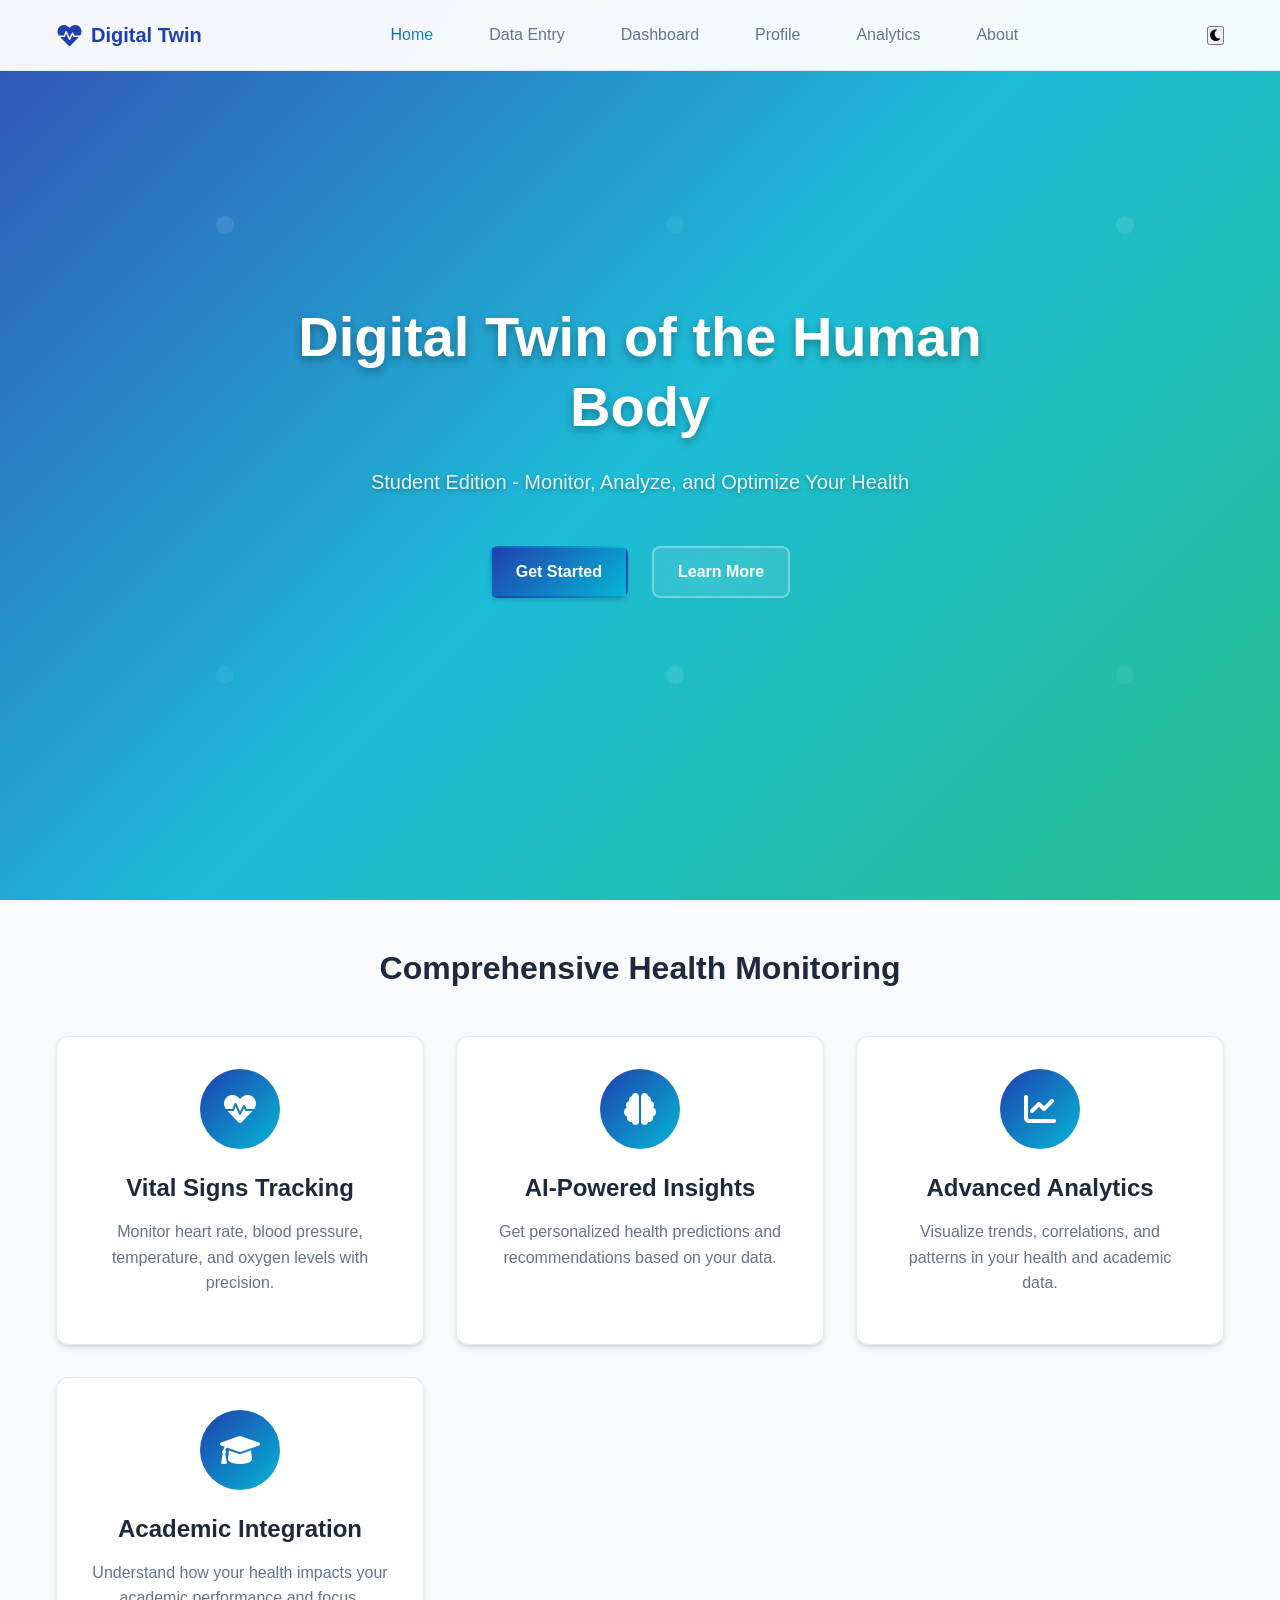
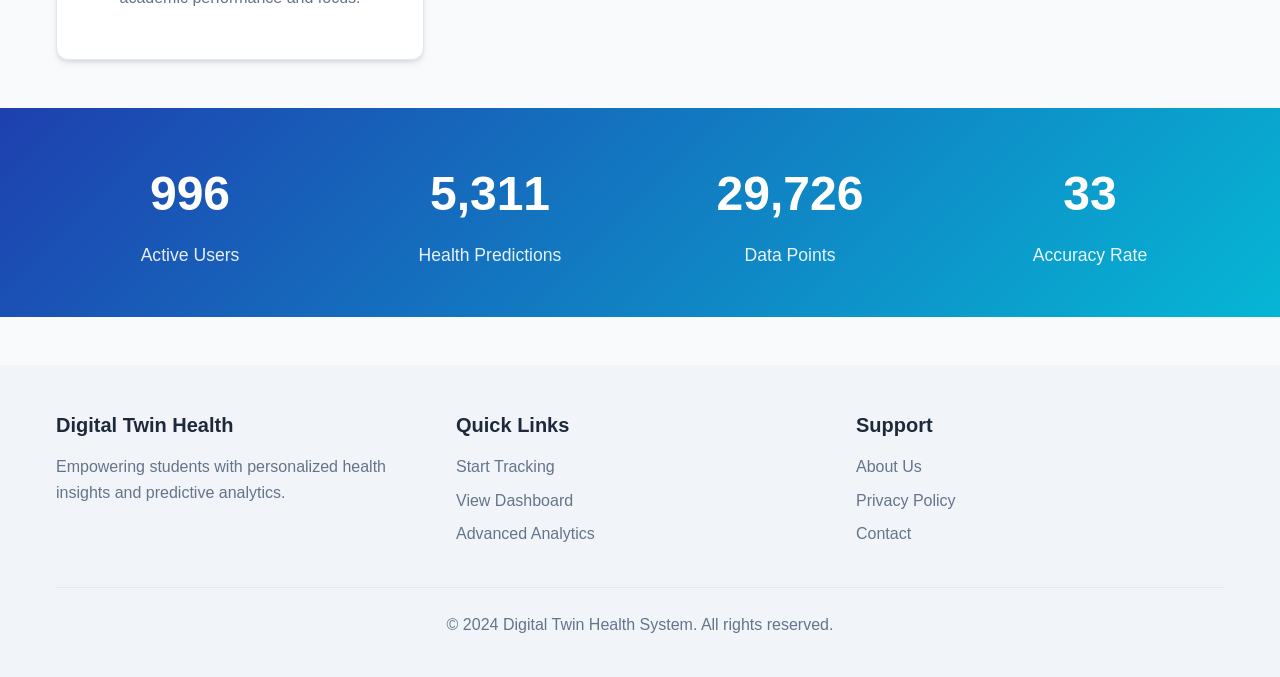
<file: frontend/index.html>
<!DOCTYPE html>
<html lang="en">
<head>
    <meta charset="UTF-8">
    <meta name="viewport" content="width=device-width, initial-scale=1.0">
    <meta http-equiv="Cache-Control" content="no-cache, no-store, must-revalidate">
    <meta http-equiv="Pragma" content="no-cache">
    <meta http-equiv="Expires" content="0">
    <title>Digital Twin - Student Health Monitoring</title>
    <link rel="stylesheet" href="./css/styles.css">
    <link rel="stylesheet" href="./css/components.css">
    <link rel="stylesheet" href="./css/responsive.css">
    <link href="https://cdnjs.cloudflare.com/ajax/libs/font-awesome/6.0.0/css/all.min.css" rel="stylesheet">
</head>
<body class="theme-ocean">
    <nav class="navbar">
        <div class="nav-container">
            <div class="nav-logo">
                <i class="fas fa-heartbeat"></i>
                <span>Digital Twin</span>
            </div>
            <div class="nav-menu">
                <a href="index.html" class="nav-link active">Home</a>
                <a href="manual-entry.html" class="nav-link">Data Entry</a>
                <a href="dashboard.html" class="nav-link">Dashboard</a>
                <a href="profile.html" class="nav-link">Profile</a>
                <a href="analytics.html" class="nav-link">Analytics</a>
                <a href="about.html" class="nav-link">About</a>
            </div>
            <div class="theme-toggle">
                <button id="themeToggle" class="theme-btn">
                    <i class="fas fa-moon"></i>
                </button>
            </div>
        </div>
    </nav>

    <section class="hero">
        <div class="hero-background"></div>
        <div class="hero-content">
            <h1 class="hero-title">Digital Twin of the Human Body</h1>
            <p class="hero-subtitle">Student Edition - Monitor, Analyze, and Optimize Your Health</p>
            <div class="hero-buttons">
                <a href="manual-entry.html" class="btn btn-primary">Get Started</a>
                <a href="about.html" class="btn btn-secondary">Learn More</a>
            </div>
        </div>
    </section>

    <section class="features">
        <div class="container">
            <h2 class="section-title">Comprehensive Health Monitoring</h2>
            <div class="features-grid">
                <div class="feature-card">
                    <div class="feature-icon"><i class="fas fa-heartbeat"></i></div>
                    <h3>Vital Signs Tracking</h3>
                    <p>Monitor heart rate, blood pressure, temperature, and oxygen levels with precision.</p>
                </div>
                <div class="feature-card">
                    <div class="feature-icon"><i class="fas fa-brain"></i></div>
                    <h3>AI-Powered Insights</h3>
                    <p>Get personalized health predictions and recommendations based on your data.</p>
                </div>
                <div class="feature-card">
                    <div class="feature-icon"><i class="fas fa-chart-line"></i></div>
                    <h3>Advanced Analytics</h3>
                    <p>Visualize trends, correlations, and patterns in your health and academic data.</p>
                </div>
                <div class="feature-card">
                    <div class="feature-icon"><i class="fas fa-graduation-cap"></i></div>
                    <h3>Academic Integration</h3>
                    <p>Understand how your health impacts your academic performance and focus.</p>
                </div>
            </div>
        </div>
    </section>

    <section class="stats">
        <div class="container">
            <div class="stats-grid">
                <div class="stat-card">
                    <div class="stat-number" id="totalUsers">2,847</div>
                    <div class="stat-label">Active Users</div>
                </div>
                <div class="stat-card">
                    <div class="stat-number" id="totalPredictions">15,623</div>
                    <div class="stat-label">Health Predictions</div>
                </div>
                <div class="stat-card">
                    <div class="stat-number" id="dataPoints">87,432</div>
                    <div class="stat-label">Data Points</div>
                </div>
                <div class="stat-card">
                    <div class="stat-number">99.2%</div>
                    <div class="stat-label">Accuracy Rate</div>
                </div>
            </div>
        </div>
    </section>

    <footer class="footer">
        <div class="container">
            <div class="footer-content">
                <div class="footer-section">
                    <h4>Digital Twin Health</h4>
                    <p>Empowering students with personalized health insights and predictive analytics.</p>
                </div>
                <div class="footer-section">
                    <h4>Quick Links</h4>
                    <ul>
                        <li><a href="manual-entry.html">Start Tracking</a></li>
                        <li><a href="dashboard.html">View Dashboard</a></li>
                        <li><a href="analytics.html">Advanced Analytics</a></li>
                    </ul>
                </div>
                <div class="footer-section">
                    <h4>Support</h4>
                    <ul>
                        <li><a href="about.html">About Us</a></li>
                        <li><a href="#privacy">Privacy Policy</a></li>
                        <li><a href="#contact">Contact</a></li>
                    </ul>
                </div>
            </div>
            <div class="footer-bottom">
                <p>&copy; 2024 Digital Twin Health System. All rights reserved.</p>
            </div>
        </div>
    </footer>
    <script src="./js/theme-loader.js?v=20260425"></script>
    <script src="./js/main.js?v=20260425"></script>
    <script src="./js/theme-manager.js?v=20260425"></script>
    </body>
</html>
</file>
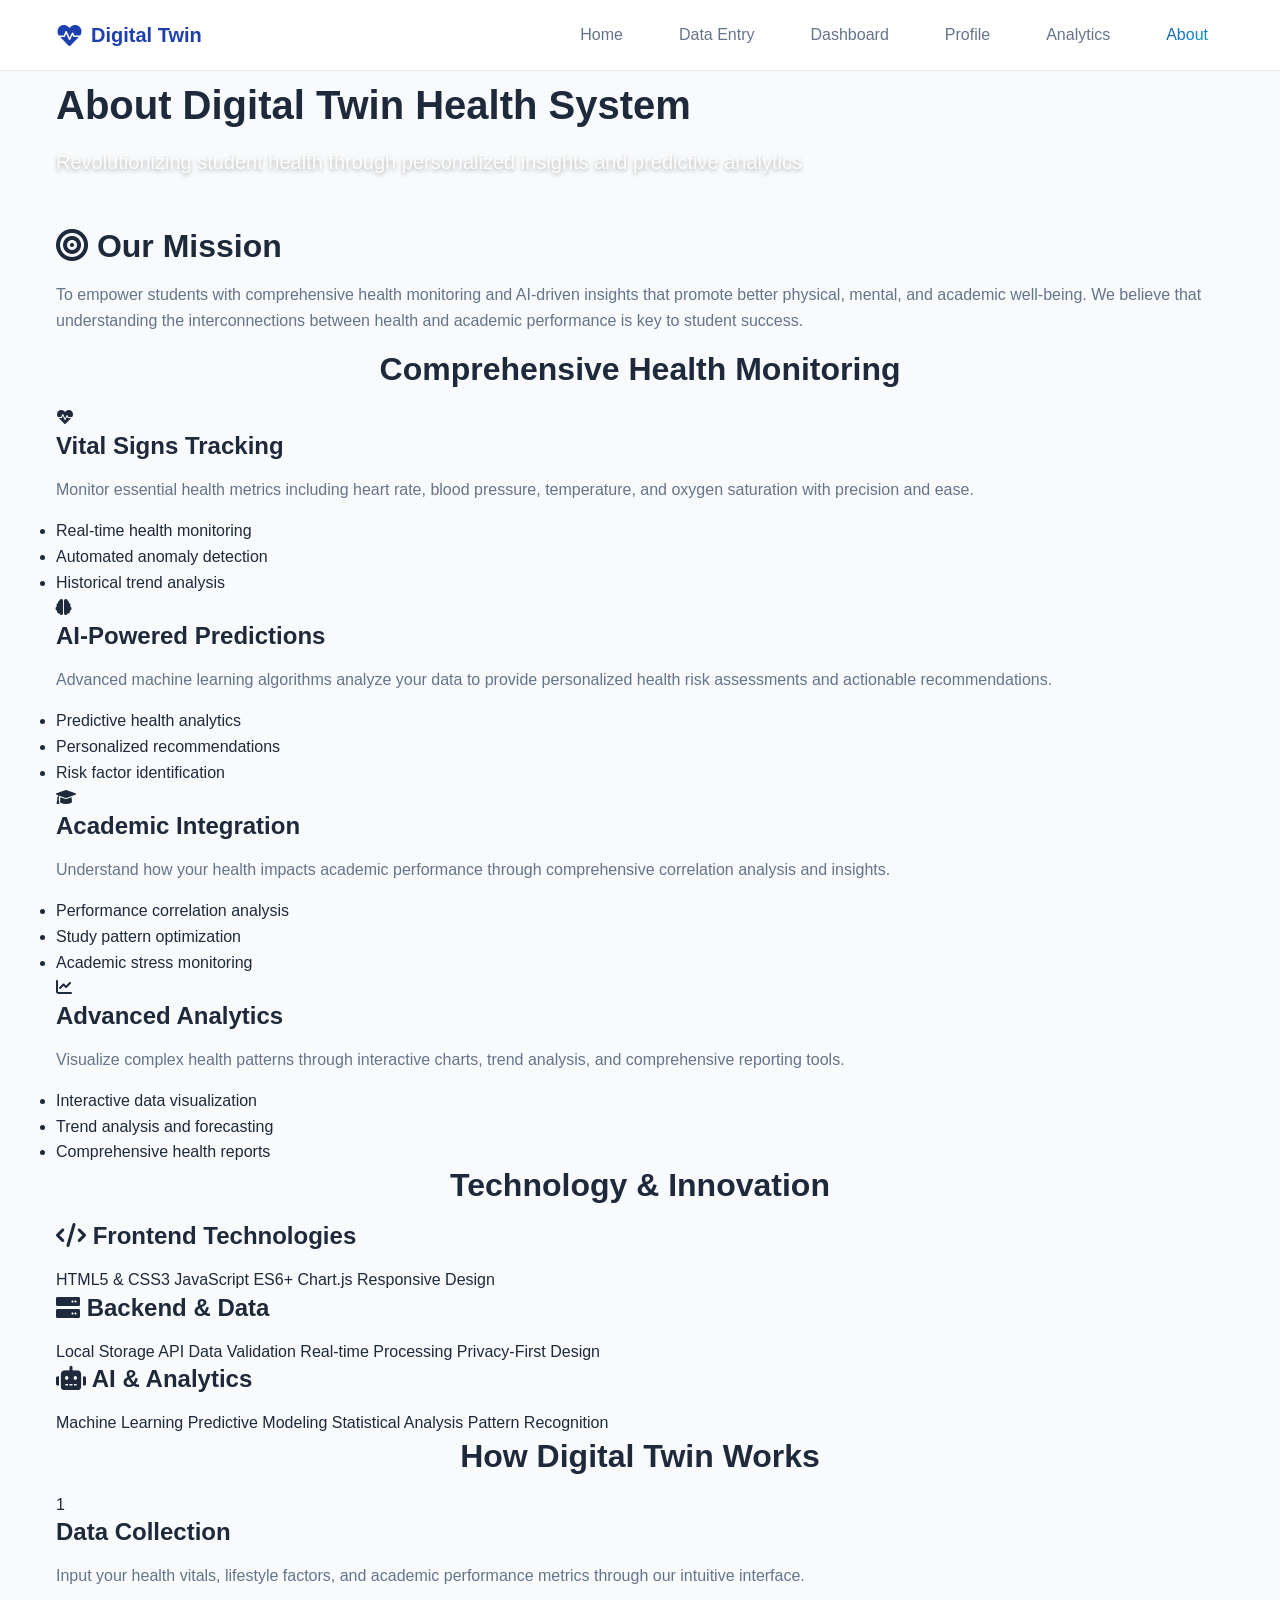
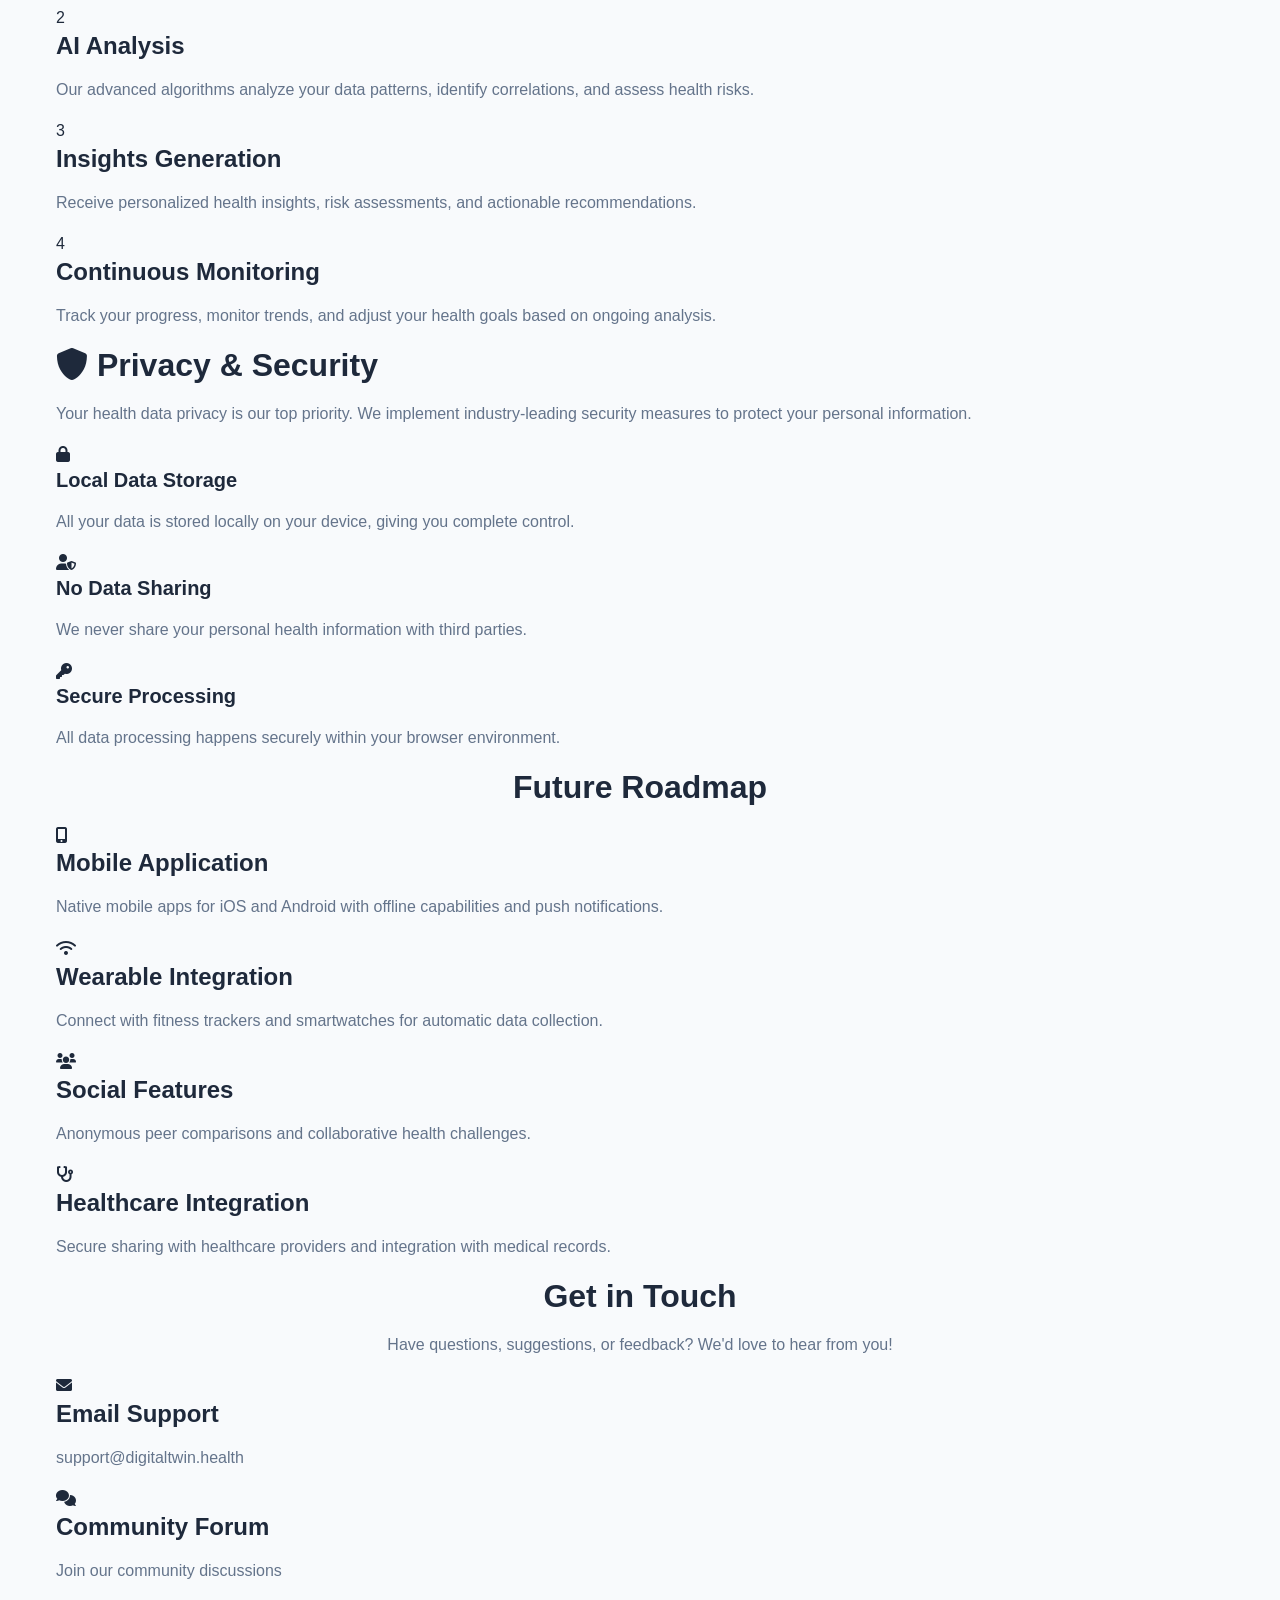
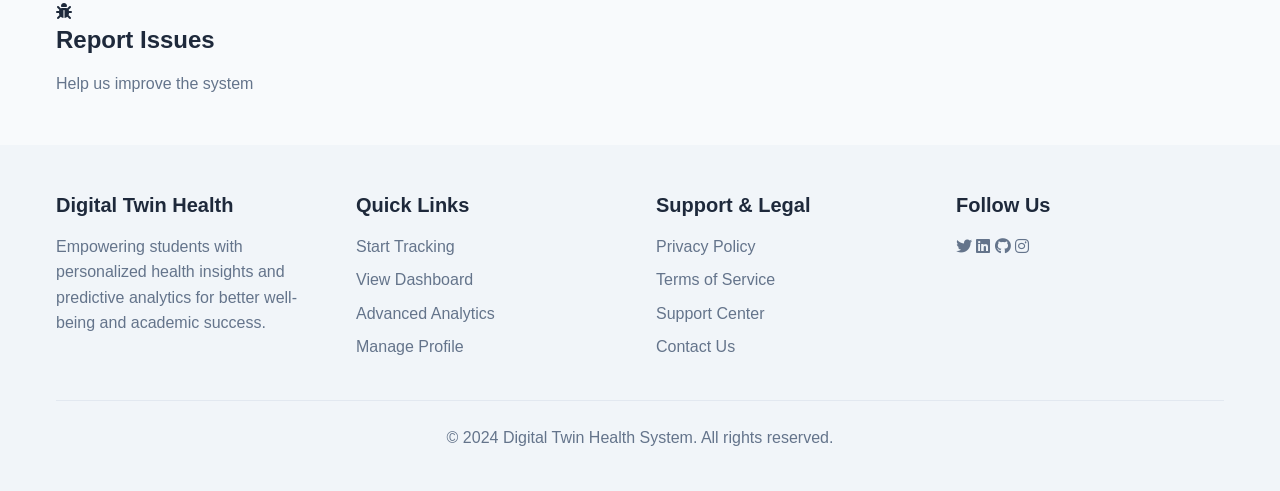
<file: frontend/about.html>
<!DOCTYPE html>
<html lang="en">
<head>
    <meta charset="UTF-8">
    <meta name="viewport" content="width=device-width, initial-scale=1.0">
    <meta http-equiv="Cache-Control" content="no-cache, no-store, must-revalidate">
    <meta http-equiv="Pragma" content="no-cache">
    <meta http-equiv="Expires" content="0">
    <title>About - Digital Twin</title>
    <link rel="stylesheet" href="./css/styles.css">
    <link rel="stylesheet" href="./css/components.css">
    <link rel="stylesheet" href="./css/responsive.css">
    <link href="https://cdnjs.cloudflare.com/ajax/libs/font-awesome/6.0.0/css/all.min.css" rel="stylesheet">
</head>
<body class="theme-ocean">
    <nav class="navbar">
        <div class="nav-container">
            <div class="nav-logo">
                <i class="fas fa-heartbeat"></i>
                <span>Digital Twin</span>
            </div>
            <div class="nav-menu">
                <a href="index.html" class="nav-link">Home</a>
                <a href="manual-entry.html" class="nav-link">Data Entry</a>
                <a href="dashboard.html" class="nav-link">Dashboard</a>
                <a href="profile.html" class="nav-link">Profile</a>
                <a href="analytics.html" class="nav-link">Analytics</a>
                <a href="about.html" class="nav-link active">About</a>
            </div>
        </div>
    </nav>

    <div class="page-container">
        <div class="container">
            <!-- Hero Section -->
            <div class="about-hero">
                <h1>About Digital Twin Health System</h1>
                <p class="hero-subtitle">Revolutionizing student health through personalized insights and predictive analytics</p>
            </div>

            <!-- Mission Section -->
            <section class="about-section">
                <div class="section-content">
                    <h2><i class="fas fa-bullseye"></i> Our Mission</h2>
                    <p>To empower students with comprehensive health monitoring and AI-driven insights that promote better physical, mental, and academic well-being. We believe that understanding the interconnections between health and academic performance is key to student success.</p>
                </div>
            </section>

            <!-- Features Grid -->
            <section class="about-section">
                <h2 class="text-center">Comprehensive Health Monitoring</h2>
                <div class="features-showcase">
                    <div class="feature-showcase-item">
                        <div class="showcase-icon">
                            <i class="fas fa-heartbeat"></i>
                        </div>
                        <h3>Vital Signs Tracking</h3>
                        <p>Monitor essential health metrics including heart rate, blood pressure, temperature, and oxygen saturation with precision and ease.</p>
                        <ul>
                            <li>Real-time health monitoring</li>
                            <li>Automated anomaly detection</li>
                            <li>Historical trend analysis</li>
                        </ul>
                    </div>

                    <div class="feature-showcase-item">
                        <div class="showcase-icon">
                            <i class="fas fa-brain"></i>
                        </div>
                        <h3>AI-Powered Predictions</h3>
                        <p>Advanced machine learning algorithms analyze your data to provide personalized health risk assessments and actionable recommendations.</p>
                        <ul>
                            <li>Predictive health analytics</li>
                            <li>Personalized recommendations</li>
                            <li>Risk factor identification</li>
                        </ul>
                    </div>

                    <div class="feature-showcase-item">
                        <div class="showcase-icon">
                            <i class="fas fa-graduation-cap"></i>
                        </div>
                        <h3>Academic Integration</h3>
                        <p>Understand how your health impacts academic performance through comprehensive correlation analysis and insights.</p>
                        <ul>
                            <li>Performance correlation analysis</li>
                            <li>Study pattern optimization</li>
                            <li>Academic stress monitoring</li>
                        </ul>
                    </div>

                    <div class="feature-showcase-item">
                        <div class="showcase-icon">
                            <i class="fas fa-chart-line"></i>
                        </div>
                        <h3>Advanced Analytics</h3>
                        <p>Visualize complex health patterns through interactive charts, trend analysis, and comprehensive reporting tools.</p>
                        <ul>
                            <li>Interactive data visualization</li>
                            <li>Trend analysis and forecasting</li>
                            <li>Comprehensive health reports</li>
                        </ul>
                    </div>
                </div>
            </section>

            <!-- Technology Stack -->
            <section class="about-section">
                <h2 class="text-center">Technology & Innovation</h2>
                <div class="tech-stack">
                    <div class="tech-category">
                        <h3><i class="fas fa-code"></i> Frontend Technologies</h3>
                        <div class="tech-items">
                            <span class="tech-item">HTML5 & CSS3</span>
                            <span class="tech-item">JavaScript ES6+</span>
                            <span class="tech-item">Chart.js</span>
                            <span class="tech-item">Responsive Design</span>
                        </div>
                    </div>

                    <div class="tech-category">
                        <h3><i class="fas fa-server"></i> Backend & Data</h3>
                        <div class="tech-items">
                            <span class="tech-item">Local Storage API</span>
                            <span class="tech-item">Data Validation</span>
                            <span class="tech-item">Real-time Processing</span>
                            <span class="tech-item">Privacy-First Design</span>
                        </div>
                    </div>

                    <div class="tech-category">
                        <h3><i class="fas fa-robot"></i> AI & Analytics</h3>
                        <div class="tech-items">
                            <span class="tech-item">Machine Learning</span>
                            <span class="tech-item">Predictive Modeling</span>
                            <span class="tech-item">Statistical Analysis</span>
                            <span class="tech-item">Pattern Recognition</span>
                        </div>
                    </div>
                </div>
            </section>

            <!-- How It Works -->
            <section class="about-section">
                <h2 class="text-center">How Digital Twin Works</h2>
                <div class="process-steps">
                    <div class="process-step">
                        <div class="step-number">1</div>
                        <div class="step-content">
                            <h3>Data Collection</h3>
                            <p>Input your health vitals, lifestyle factors, and academic performance metrics through our intuitive interface.</p>
                        </div>
                    </div>

                    <div class="process-step">
                        <div class="step-number">2</div>
                        <div class="step-content">
                            <h3>AI Analysis</h3>
                            <p>Our advanced algorithms analyze your data patterns, identify correlations, and assess health risks.</p>
                        </div>
                    </div>

                    <div class="process-step">
                        <div class="step-number">3</div>
                        <div class="step-content">
                            <h3>Insights Generation</h3>
                            <p>Receive personalized health insights, risk assessments, and actionable recommendations.</p>
                        </div>
                    </div>

                    <div class="process-step">
                        <div class="step-number">4</div>
                        <div class="step-content">
                            <h3>Continuous Monitoring</h3>
                            <p>Track your progress, monitor trends, and adjust your health goals based on ongoing analysis.</p>
                        </div>
                    </div>
                </div>
            </section>

            <!-- Privacy & Security -->
            <section class="about-section">
                <div class="privacy-security">
                    <div class="privacy-content">
                        <h2><i class="fas fa-shield-alt"></i> Privacy & Security</h2>
                        <p>Your health data privacy is our top priority. We implement industry-leading security measures to protect your personal information.</p>

                        <div class="security-features">
                            <div class="security-feature">
                                <i class="fas fa-lock"></i>
                                <div>
                                    <h4>Local Data Storage</h4>
                                    <p>All your data is stored locally on your device, giving you complete control.</p>
                                </div>
                            </div>

                            <div class="security-feature">
                                <i class="fas fa-user-shield"></i>
                                <div>
                                    <h4>No Data Sharing</h4>
                                    <p>We never share your personal health information with third parties.</p>
                                </div>
                            </div>

                            <div class="security-feature">
                                <i class="fas fa-key"></i>
                                <div>
                                    <h4>Secure Processing</h4>
                                    <p>All data processing happens securely within your browser environment.</p>
                                </div>
                            </div>
                        </div>
                    </div>
                </div>
            </section>

            <!-- Future Roadmap -->
            <section class="about-section">
                <h2 class="text-center">Future Roadmap</h2>
                <div class="roadmap">
                    <div class="roadmap-item">
                        <div class="roadmap-icon">
                            <i class="fas fa-mobile-alt"></i>
                        </div>
                        <h3>Mobile Application</h3>
                        <p>Native mobile apps for iOS and Android with offline capabilities and push notifications.</p>
                    </div>

                    <div class="roadmap-item">
                        <div class="roadmap-icon">
                            <i class="fas fa-wifi"></i>
                        </div>
                        <h3>Wearable Integration</h3>
                        <p>Connect with fitness trackers and smartwatches for automatic data collection.</p>
                    </div>

                    <div class="roadmap-item">
                        <div class="roadmap-icon">
                            <i class="fas fa-users"></i>
                        </div>
                        <h3>Social Features</h3>
                        <p>Anonymous peer comparisons and collaborative health challenges.</p>
                    </div>

                    <div class="roadmap-item">
                        <div class="roadmap-icon">
                            <i class="fas fa-stethoscope"></i>
                        </div>
                        <h3>Healthcare Integration</h3>
                        <p>Secure sharing with healthcare providers and integration with medical records.</p>
                    </div>
                </div>
            </section>

            <!-- Contact Section -->
            <section class="about-section">
                <div class="contact-section">
                    <h2 class="text-center">Get in Touch</h2>
                    <p class="text-center">Have questions, suggestions, or feedback? We'd love to hear from you!</p>

                    <div class="contact-options">
                        <div class="contact-option">
                            <i class="fas fa-envelope"></i>
                            <h3>Email Support</h3>
                            <p>support@digitaltwin.health</p>
                        </div>

                        <div class="contact-option">
                            <i class="fas fa-comments"></i>
                            <h3>Community Forum</h3>
                            <p>Join our community discussions</p>
                        </div>

                        <div class="contact-option">
                            <i class="fas fa-bug"></i>
                            <h3>Report Issues</h3>
                            <p>Help us improve the system</p>
                        </div>
                    </div>
                </div>
            </section>
        </div>
    </div>

    <footer class="footer">
        <div class="container">
            <div class="footer-content">
                <div class="footer-section">
                    <h4>Digital Twin Health</h4>
                    <p>Empowering students with personalized health insights and predictive analytics for better well-being and academic success.</p>
                </div>
                <div class="footer-section">
                    <h4>Quick Links</h4>
                    <ul>
                        <li><a href="manual-entry.html">Start Tracking</a></li>
                        <li><a href="dashboard.html">View Dashboard</a></li>
                        <li><a href="analytics.html">Advanced Analytics</a></li>
                        <li><a href="profile.html">Manage Profile</a></li>
                    </ul>
                </div>
                <div class="footer-section">
                    <h4>Support & Legal</h4>
                    <ul>
                        <li><a href="#privacy">Privacy Policy</a></li>
                        <li><a href="#terms">Terms of Service</a></li>
                        <li><a href="#support">Support Center</a></li>
                        <li><a href="#contact">Contact Us</a></li>
                    </ul>
                </div>
                <div class="footer-section">
                    <h4>Follow Us</h4>
                    <div class="social-links">
                        <a href="#"><i class="fab fa-twitter"></i></a>
                        <a href="#"><i class="fab fa-linkedin"></i></a>
                        <a href="#"><i class="fab fa-github"></i></a>
                        <a href="#"><i class="fab fa-instagram"></i></a>
                    </div>
                </div>
            </div>
            <div class="footer-bottom">
                <p>&copy; 2024 Digital Twin Health System. All rights reserved.</p>
            </div>
        </div>
    </footer>
    <script src="./js/theme-loader.js?v=20260425"></script>
    <script src="./js/main.js?v=20260425"></script>
</body>
</html>
</file>
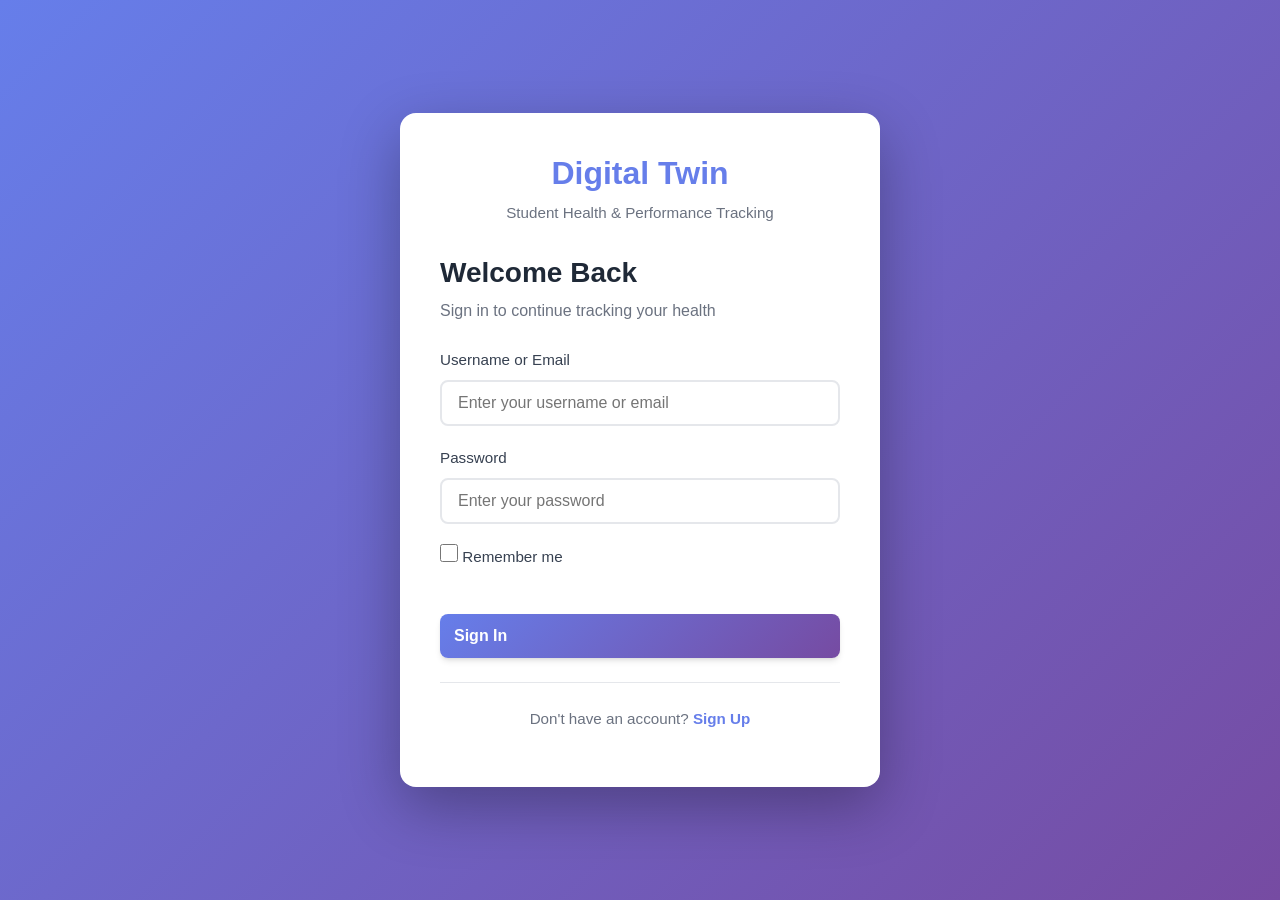
<file: frontend/login.html>
<!DOCTYPE html>
<html lang="en">
<head>
    <meta charset="UTF-8">
    <meta name="viewport" content="width=device-width, initial-scale=1.0">
    <title>Login - Digital Twin</title>
    <link rel="stylesheet" href="css/styles.css">
    <link rel="stylesheet" href="css/components.css">
    <link rel="stylesheet" href="css/auth.css">
    <link rel="stylesheet" href="css/responsive.css">
</head>
<body>
    <div class="auth-container">
        <div class="auth-box">
            <div id="registeredBanner" class="alert alert-success auth-banner" style="display: none;"></div>
            <div class="auth-header">
                <h1>Digital Twin</h1>
                <p class="subtitle">Student Health & Performance Tracking</p>
            </div>

            <div id="loginForm" class="auth-form active">
                <h2>Welcome Back</h2>
                <p class="form-description">Sign in to continue tracking your health</p>

                <form id="loginFormElement">
                    <div class="form-group">
                        <label for="loginUsername">Username or Email</label>
                        <input type="text" id="loginUsername" name="username" required
                               placeholder="Enter your username or email">
                    </div>

                    <div class="form-group">
                        <label for="loginPassword">Password</label>
                        <input type="password" id="loginPassword" name="password" required
                               placeholder="Enter your password">
                    </div>

                    <div class="form-group">
                        <label class="checkbox-label">
                            <input type="checkbox" id="rememberMe">
                            <span>Remember me</span>
                        </label>
                    </div>

                    <button type="submit" class="btn btn-primary btn-block">
                        Sign In
                    </button>
                </form>

                <div class="auth-footer">
                    <p>Don't have an account?
                        <a href="#" id="showSignup" class="link">Sign Up</a>
                    </p>
                </div>
            </div>

            <div id="signupForm" class="auth-form">
                <h2>Create Account</h2>
                <p class="form-description">Join us to start tracking your health journey</p>

                <form id="signupFormElement">
                    <div class="form-row">
                        <div class="form-group">
                            <label for="signupFirstName">First Name</label>
                            <input type="text" id="signupFirstName" name="first_name" required
                                   placeholder="First name">
                        </div>

                        <div class="form-group">
                            <label for="signupLastName">Last Name</label>
                            <input type="text" id="signupLastName" name="last_name" required
                                   placeholder="Last name">
                        </div>
                    </div>

                    <div class="form-group">
                        <label for="signupUsername">Username</label>
                        <input type="text" id="signupUsername" name="username" required
                               placeholder="Choose a username">
                    </div>

                    <div class="form-group">
                        <label for="signupEmail">Email</label>
                        <input type="email" id="signupEmail" name="email" required
                               placeholder="your.email@example.com">
                        <small class="input-error" id="signupEmailError" style="display: none;"></small>
                    </div>

                    <div class="form-group">
                        <label for="signupPassword">Password</label>
                        <input type="password" id="signupPassword" name="password" required
                               placeholder="Create a strong password" minlength="8">
                        <small>Minimum 8 characters</small>
                    </div>

                    <div class="form-group">
                        <label for="signupPasswordConfirm">Confirm Password</label>
                        <input type="password" id="signupPasswordConfirm" name="password_confirm" required
                               placeholder="Re-enter your password">
                    </div>

                    <div class="form-group terms-consent">
                        <label class="checkbox-label">
                            <input type="checkbox" id="agreeTerms" required>
                            <span>I agree to the</span>
                        </label>
                        <button type="button" class="terms-link" id="termsLink">Terms &amp; Conditions</button>
                        <span class="terms-text">and Privacy Policy</span>
                    </div>

                    <button type="submit" class="btn btn-primary btn-block" id="signupSubmitBtn">
                        Create Account
                    </button>
                </form>

                <div class="auth-footer">
                    <p>Already have an account?
                        <a href="#" id="showLogin" class="link">Sign In</a>
                    </p>
                </div>
            </div>

            <div id="otpForm" class="auth-form">
                <h2>Verify Email</h2>
                <p class="form-description">We sent a 6-digit code to <span id="otpEmailDisplay"></span></p>

                <form id="otpFormElement">
                    <div class="form-group">
                        <label for="otpCode">Verification Code</label>
                        <input type="text" id="otpCode" name="otp" inputmode="numeric" maxlength="6" required
                               placeholder="Enter 6-digit code">
                        <small id="otpHelperText">Code expires in 10 minutes.</small>
                    </div>

                    <button type="submit" class="btn btn-primary btn-block">
                        Verify Email
                    </button>
                </form>

                <div class="auth-footer otp-footer">
                    <button type="button" class="link-button" id="resendOtpBtn">Resend code</button>
                    <span id="otpCooldownText" class="otp-cooldown"></span>
                    <p>
                        <a href="#" id="otpBackToSignup" class="link">Back to signup</a>
                    </p>
                </div>
            </div>

            <div id="authLoading" class="loading-overlay" style="display: none;">
                <div class="spinner"></div>
                <p>Processing...</p>
            </div>

            <div id="authError" class="alert alert-error" style="display: none;"></div>

            <div id="authSuccess" class="alert alert-success" style="display: none;"></div>
        </div>
    </div>
    <div class="modal" id="termsModal">
        <div class="modal-content">
            <div class="modal-header">
                <h3 class="modal-title">Terms &amp; Conditions</h3>
                <button class="modal-close" id="termsCloseBtn">&times;</button>
            </div>
            <div class="modal-body">
                <p><strong>Effective Date:</strong> May 5, 2026</p>
                <p>By creating an account, you agree to the following terms for using the Digital Twin Health platform
                    (the “Service”).</p>
                <ul>
                    <li><strong>Personal Data Usage:</strong> We store your profile details, preferences, and avatar to
                        deliver personalized insights and improve your experience.</li>
                    <li><strong>Email Data Handling:</strong> Your email is used for account access, security alerts,
                        and essential service updates. We do not sell your email or use it for marketing without
                        consent.</li>
                    <li><strong>User Responsibilities:</strong> You are responsible for providing accurate
                        information, keeping your credentials secure, and using the Service lawfully.</li>
                    <li><strong>Privacy &amp; Security:</strong> We apply reasonable safeguards to protect your data.
                        You may update or request deletion of your information as permitted by law.</li>
                </ul>
                <p>By proceeding, you acknowledge these terms and agree to our data practices.</p>
            </div>
            <div class="modal-footer">
                <button class="btn btn-primary" id="termsAcceptBtn">Close</button>
            </div>
        </div>
    </div>
    <script src="./js/theme-loader.js"></script>
    <script src="./js/api-config.js"></script>
    <script src="js/api.js"></script>
    <script src="js/auth.js"></script>
</body>
</html>
</file>
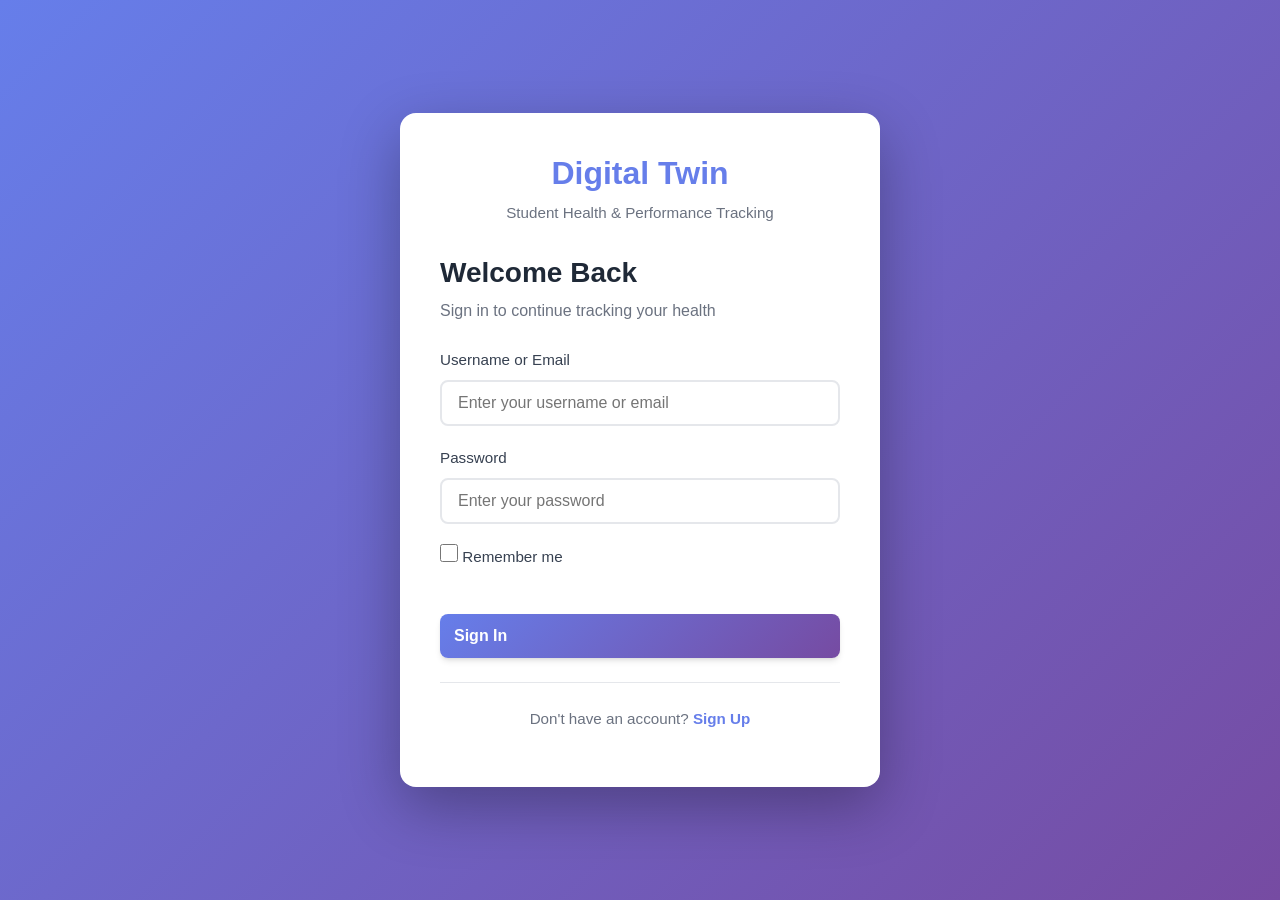
<file: frontend/manual-entry.html>
<!DOCTYPE html>
<html lang="en">
<head>
    <meta charset="UTF-8">
    <meta name="viewport" content="width=device-width, initial-scale=1.0">
    <title>Manual Data Entry - Digital Twin</title>
    <link rel="stylesheet" href="./css/styles.css">
    <link rel="stylesheet" href="./css/components.css">
    <link rel="stylesheet" href="./css/forms.css">
    <link rel="stylesheet" href="./css/responsive.css">
    <link href="https://cdnjs.cloudflare.com/ajax/libs/font-awesome/6.0.0/css/all.min.css" rel="stylesheet">
</head>
<body class="theme-ocean">
    <nav class="navbar">
        <div class="nav-container">
            <div class="nav-logo">
                <i class="fas fa-heartbeat"></i>
                <span>Digital Twin</span>
            </div>
            <div class="nav-menu">
                <a href="index.html" class="nav-link">Home</a>
                <a href="manual-entry.html" class="nav-link active">Data Entry</a>
                <a href="dashboard.html" class="nav-link">Dashboard</a>
                <a href="profile.html" class="nav-link">Profile</a>
                <a href="analytics.html" class="nav-link">Analytics</a>
                <a href="about.html" class="nav-link">About</a>
            </div>
        </div>
    </nav>

    <div class="page-container">
        <div class="form-container">
            <div class="form-header">
                <h1>Health Data Entry</h1>
                <p>Track your vitals, lifestyle, and academic performance</p>
            </div>

            <div class="progress-container">
                <div class="progress-bar">
                    <div class="progress-fill" id="progressFill"></div>
                </div>
                <div class="progress-steps">
                    <div class="step active" data-step="1">
                        <i class="fas fa-heartbeat"></i>
                        <span>Vitals</span>
                    </div>
                    <div class="step" data-step="2">
                        <i class="fas fa-moon"></i>
                        <span>Lifestyle</span>
                    </div>
                    <div class="step" data-step="3">
                        <i class="fas fa-graduation-cap"></i>
                        <span>Academic</span>
                    </div>
                </div>
            </div>

            <form id="healthForm" class="multi-step-form">
                <div class="form-step active" data-step="1">
                    <h2><i class="fas fa-heartbeat"></i> Vital Signs</h2>
                    <div class="form-grid">
                        <div class="form-group">
                            <label for="heartRate">Heart Rate (bpm)</label>
                            <input type="number" id="heartRate" min="40" max="200" required>
                            <span class="form-hint">Normal: 60-100 bpm</span>
                        </div>
                        <div class="form-group">
                            <label for="bpSystolic">Blood Pressure Systolic</label>
                            <input type="number" id="bpSystolic" min="70" max="200" required>
                            <span class="form-hint">Normal: 90-120 mmHg</span>
                        </div>
                        <div class="form-group">
                            <label for="bpDiastolic">Blood Pressure Diastolic</label>
                            <input type="number" id="bpDiastolic" min="40" max="120" required>
                            <span class="form-hint">Normal: 60-80 mmHg</span>
                        </div>
                        <div class="form-group">
                            <label for="temperature">Temperature (°F)</label>
                            <input type="number" id="temperature" min="95" max="105" step="0.1" required>
                            <span class="form-hint">Normal: 98.6°F</span>
                        </div>
                        <div class="form-group">
                            <label for="spo2">Blood Oxygen (SpO2 %)</label>
                            <input type="number" id="spo2" min="70" max="100" required>
                            <span class="form-hint">Normal: 95-100%</span>
                        </div>
                    </div>
                </div>

                <div class="form-step" data-step="2">
                    <h2><i class="fas fa-moon"></i> Lifestyle Factors</h2>
                    <div class="form-grid">
                        <div class="form-group">
                            <label for="sleepHours">Sleep Hours</label>
                            <input type="number" id="sleepHours" min="0" max="24" step="0.5" required>
                            <span class="form-hint">Recommended: 7-9 hours</span>
                        </div>
                        <div class="form-group">
                            <label for="stressLevel">Stress Level (1-10)</label>
                            <input type="range" id="stressLevel" min="1" max="10" value="5">
                            <div class="range-labels">
                                <span>Low</span>
                                <span id="stressValue">5</span>
                                <span>High</span>
                            </div>
                        </div>
                        <div class="form-group">
                            <label for="dietQuality">Diet Quality (1-10)</label>
                            <input type="range" id="dietQuality" min="1" max="10" value="5">
                            <div class="range-labels">
                                <span>Poor</span>
                                <span id="dietValue">5</span>
                                <span>Excellent</span>
                            </div>
                        </div>
                        <div class="form-group">
                            <label for="waterIntake">Water Intake (glasses)</label>
                            <input type="number" id="waterIntake" min="0" max="20" required>
                            <span class="form-hint">Recommended: 8 glasses</span>
                        </div>
                        <div class="form-group">
                            <label for="physicalActivity">Physical Activity (hours)</label>
                            <input type="number" id="physicalActivity" min="0" max="10" step="0.5" required>
                            <span class="form-hint">Recommended: 1-2 hours</span>
                        </div>
                    </div>
                </div>

                <div class="form-step" data-step="3">
                    <h2><i class="fas fa-graduation-cap"></i> Academic Performance</h2>
                    <div class="form-grid">
                        <div class="form-group">
                            <label for="studyHours">Study Hours (per day)</label>
                            <input type="number" id="studyHours" min="0" max="16" step="0.5" required>
                            <span class="form-hint">Average daily study time</span>
                        </div>
                        <div class="form-group">
                            <label for="attendance">Attendance (%)</label>
                            <input type="number" id="attendance" min="0" max="100" required>
                            <span class="form-hint">Class attendance percentage</span>
                        </div>
                        <div class="form-group">
                            <label for="assignmentsCompleted">Assignments Completed (%)</label>
                            <input type="number" id="assignmentsCompleted" min="0" max="100" required>
                            <span class="form-hint">On-time completion rate</span>
                        </div>
                        <div class="form-group">
                            <label for="focusLevel">Focus Level (1-10)</label>
                            <input type="range" id="focusLevel" min="1" max="10" value="5">
                            <div class="range-labels">
                                <span>Poor</span>
                                <span id="focusValue">5</span>
                                <span>Excellent</span>
                            </div>
                        </div>
                    </div>
                </div>

                <div class="form-navigation">
                    <button type="button" id="prevBtn" class="btn btn-secondary" style="display: none;">
                        <i class="fas fa-arrow-left"></i> Previous
                    </button>
                    <button type="button" id="nextBtn" class="btn btn-primary">
                        Next <i class="fas fa-arrow-right"></i>
                    </button>
                    <button type="submit" id="submitBtn" class="btn btn-success" style="display: none;">
                        <i class="fas fa-check"></i> Complete Entry
                    </button>
                </div>
            </form>
        </div>
    </div>
    <script src="./js/theme-loader.js"></script>
    <script src="./js/api-config.js"></script>
    <script src="./js/api.js"></script>
    <script src="./js/main.js"></script>
    <script src="./js/forms.js"></script>
    <script src="./js/data-manager.js"></script>
</body>
</html>
</file>
<file: frontend/css/styles.css>
/* Digital Twin - Main Styles */
:root {
  /* Ocean Blue Theme */
  --primary-color: #1e40af;
  --primary-light: #3b82f6;
  --primary-dark: #1e3a8a;
  --secondary-color: #06b6d4;
  --secondary-light: #22d3ee;
  --accent-color: #10b981;
  --accent-light: #34d399;

  /* Gradients */
  --gradient-primary: linear-gradient(135deg, var(--primary-color) 0%, var(--secondary-color) 100%);
  --gradient-accent: linear-gradient(135deg, var(--accent-color) 0%, var(--accent-light) 100%);
  --gradient-hero: linear-gradient(135deg, #1e40af 0%, #06b6d4 50%, #10b981 100%);

  /* Neutrals */
  --bg-color: #f8fafc;
  --bg-secondary: #f1f5f9;
  --card-bg: #ffffff;
  --text-primary: #1e293b;
  --text-secondary: #64748b;
  --text-muted: #94a3b8;
  --border-color: #e2e8f0;
  --shadow-sm: 0 1px 2px 0 rgb(0 0 0 / 0.05);
  --shadow-md: 0 4px 6px -1px rgb(0 0 0 / 0.1), 0 2px 4px -2px rgb(0 0 0 / 0.1);
  --shadow-lg: 0 10px 15px -3px rgb(0 0 0 / 0.1), 0 4px 6px -4px rgb(0 0 0 / 0.1);
  --shadow-xl: 0 20px 25px -5px rgb(0 0 0 / 0.1), 0 8px 10px -6px rgb(0 0 0 / 0.1);

  /* Animation */
  --transition-fast: 0.15s ease-out;
  --transition-normal: 0.3s ease-out;
  --transition-slow: 0.5s ease-out;

  /* Spacing */
  --spacing-xs: 0.25rem;
  --spacing-sm: 0.5rem;
  --spacing-md: 1rem;
  --spacing-lg: 1.5rem;
  --spacing-xl: 2rem;
  --spacing-2xl: 3rem;

  /* Border Radius */
  --radius-sm: 0.375rem;
  --radius-md: 0.5rem;
  --radius-lg: 0.75rem;
  --radius-xl: 1rem;
  --radius-full: 9999px;
}

/* Dark Theme */
.theme-dark {
  --bg-color: #0f172a;
  --bg-secondary: #1e293b;
  --card-bg: #334155;
  --text-primary: #f8fafc;
  --text-secondary: #cbd5e1;
  --text-muted: #94a3b8;
  --border-color: #475569;
}

/* Reset and Base */
* {
  margin: 0;
  padding: 0;
  box-sizing: border-box;
}

html {
  scroll-behavior: smooth;
}

body {
  font-family: -apple-system, BlinkMacSystemFont, 'Segoe UI', Roboto, Oxygen, Ubuntu, Cantarell, sans-serif;
  line-height: 1.6;
  color: var(--text-primary);
  background-color: var(--bg-color);
  transition: background-color var(--transition-normal), color var(--transition-normal);
}

/* Typography */
h1, h2, h3, h4, h5, h6 {
  font-weight: 600;
  line-height: 1.25;
  margin-bottom: var(--spacing-md);
}

h1 { font-size: 2.5rem; }
h2 { font-size: 2rem; }
h3 { font-size: 1.5rem; }
h4 { font-size: 1.25rem; }
h5 { font-size: 1.125rem; }
h6 { font-size: 1rem; }

p {
  margin-bottom: var(--spacing-md);
  color: var(--text-secondary);
}

/* Layout */
.container {
  max-width: 1200px;
  margin: 0 auto;
  padding: 0 var(--spacing-md);
}

.page-container {
  min-height: 100vh;
  padding-top: 80px;
}

/* Navigation */
.navbar {
  position: fixed;
  top: 0;
  left: 0;
  right: 0;
  z-index: 1000;
  background: rgba(255, 255, 255, 0.95);
  backdrop-filter: blur(10px);
  border-bottom: 1px solid var(--border-color);
  transition: all var(--transition-normal);
}

.nav-container {
  max-width: 1200px;
  margin: 0 auto;
  display: flex;
  align-items: center;
  justify-content: space-between;
  padding: var(--spacing-md);
  height: 70px;
}

.nav-logo {
  display: flex;
  align-items: center;
  gap: var(--spacing-sm);
  font-size: 1.25rem;
  font-weight: 700;
  color: var(--primary-color);
  text-decoration: none;
}

.nav-logo i {
  font-size: 1.5rem;
}

.nav-menu {
  display: flex;
  gap: var(--spacing-lg);
}

.nav-link {
  color: var(--text-secondary);
  text-decoration: none;
  font-weight: 500;
  padding: var(--spacing-sm) var(--spacing-md);
  border-radius: var(--radius-md);
  transition: all var(--transition-fast);
  position: relative;
}

.nav-link:hover {
  color: var(--primary-color);
  background-color: var(--bg-secondary);
}

.nav-link.active {
  color: var(--primary-color);
  background: var(--gradient-primary);
  background-clip: text;
  -webkit-background-clip: text;
  -webkit-text-fill-color: transparent;
}

/* Hero Section */
.hero {
  position: relative;
  min-height: 100vh;
  display: flex;
  align-items: center;
  justify-content: center;
  overflow: hidden;
}

.hero-background {
  position: absolute;
  top: 0;
  left: 0;
  right: 0;
  bottom: 0;
  background: var(--gradient-hero);
  opacity: 0.9;
}

.hero-background::after {
  content: '';
  position: absolute;
  top: 0;
  left: 0;
  right: 0;
  bottom: 0;
  background: url('data:image/svg+xml,<svg xmlns="http://www.w3.org/2000/svg" viewBox="0 0 100 100"><defs><pattern id="grain" width="100" height="100" patternUnits="userSpaceOnUse"><circle cx="25" cy="25" r="1" fill="rgba(255,255,255,0.1)"/><circle cx="75" cy="75" r="1" fill="rgba(255,255,255,0.1)"/><circle cx="25" cy="75" r="1" fill="rgba(255,255,255,0.05)"/><circle cx="75" cy="25" r="1" fill="rgba(255,255,255,0.05)"/></pattern></defs><rect width="100" height="100" fill="url(%23grain)"/></svg>');
}

.hero-content {
  position: relative;
  z-index: 2;
  text-align: center;
  max-width: 800px;
  padding: var(--spacing-xl);
}

.hero-title {
  font-size: 3.5rem;
  font-weight: 800;
  color: white;
  margin-bottom: var(--spacing-lg);
  text-shadow: 0 4px 8px rgba(0, 0, 0, 0.3);
}

.hero-subtitle {
  font-size: 1.25rem;
  color: rgba(255, 255, 255, 0.9);
  margin-bottom: var(--spacing-2xl);
  text-shadow: 0 2px 4px rgba(0, 0, 0, 0.3);
}

.hero-buttons {
  display: flex;
  gap: var(--spacing-lg);
  justify-content: center;
  flex-wrap: wrap;
}

/* Features Section */
.features {
  padding: var(--spacing-2xl) 0;
  background-color: var(--bg-color);
}

.section-title {
  text-align: center;
  margin-bottom: var(--spacing-2xl);
  color: var(--text-primary);
}

.features-grid {
  display: grid;
  grid-template-columns: repeat(auto-fit, minmax(280px, 1fr));
  gap: var(--spacing-xl);
}

.feature-card {
  background: var(--card-bg);
  padding: var(--spacing-xl);
  border-radius: var(--radius-lg);
  box-shadow: var(--shadow-md);
  text-align: center;
  transition: all var(--transition-normal);
  border: 1px solid var(--border-color);
}

.feature-card:hover {
  transform: translateY(-5px);
  box-shadow: var(--shadow-xl);
}

.feature-icon {
  width: 80px;
  height: 80px;
  margin: 0 auto var(--spacing-lg);
  display: flex;
  align-items: center;
  justify-content: center;
  background: var(--gradient-primary);
  border-radius: var(--radius-full);
  color: white;
  font-size: 2rem;
}

.feature-card h3 {
  color: var(--text-primary);
  margin-bottom: var(--spacing-md);
}

.feature-card p {
  color: var(--text-secondary);
}

/* Statistics Section */
.stats {
  padding: var(--spacing-2xl) 0;
  background: var(--gradient-primary);
}

.stats-grid {
  display: grid;
  grid-template-columns: repeat(auto-fit, minmax(200px, 1fr));
  gap: var(--spacing-xl);
}

.stat-card {
  text-align: center;
  color: white;
}

.stat-number {
  font-size: 3rem;
  font-weight: 800;
  display: block;
  margin-bottom: var(--spacing-sm);
}

.stat-label {
  font-size: 1.1rem;
  opacity: 0.9;
}

/* Footer */
.footer {
  background-color: var(--bg-secondary);
  padding: var(--spacing-2xl) 0 var(--spacing-lg);
  margin-top: var(--spacing-2xl);
}

.footer-content {
  display: grid;
  grid-template-columns: repeat(auto-fit, minmax(250px, 1fr));
  gap: var(--spacing-xl);
  margin-bottom: var(--spacing-xl);
}

.footer-section h4 {
  color: var(--text-primary);
  margin-bottom: var(--spacing-md);
}

.footer-section p,
.footer-section ul {
  color: var(--text-secondary);
}

.footer-section ul {
  list-style: none;
}

.footer-section li {
  margin-bottom: var(--spacing-sm);
}

.footer-section a {
  color: var(--text-secondary);
  text-decoration: none;
  transition: color var(--transition-fast);
}

.footer-section a:hover {
  color: var(--primary-color);
}

.footer-bottom {
  text-align: center;
  padding-top: var(--spacing-lg);
  border-top: 1px solid var(--border-color);
  color: var(--text-muted);
}

/* Animations */
@keyframes fadeInUp {
  from {
    opacity: 0;
    transform: translateY(30px);
  }
  to {
    opacity: 1;
    transform: translateY(0);
  }
}

@keyframes slideIn {
  from {
    opacity: 0;
    transform: translateX(-30px);
  }
  to {
    opacity: 1;
    transform: translateX(0);
  }
}

.animate-fade-in-up {
  animation: fadeInUp 0.6s ease-out;
}

.animate-slide-in {
  animation: slideIn 0.6s ease-out;
}

/* Utility Classes */
.text-center { text-align: center; }
.text-left { text-align: left; }
.text-right { text-align: right; }

.mb-0 { margin-bottom: 0; }
.mb-1 { margin-bottom: var(--spacing-xs); }
.mb-2 { margin-bottom: var(--spacing-sm); }
.mb-3 { margin-bottom: var(--spacing-md); }
.mb-4 { margin-bottom: var(--spacing-lg); }
.mb-5 { margin-bottom: var(--spacing-xl); }

.mt-0 { margin-top: 0; }
.mt-1 { margin-top: var(--spacing-xs); }
.mt-2 { margin-top: var(--spacing-sm); }
.mt-3 { margin-top: var(--spacing-md); }
.mt-4 { margin-top: var(--spacing-lg); }
.mt-5 { margin-top: var(--spacing-xl); }
</file>
<file: frontend/css/components.css>
/* Digital Twin - UI Components */

/* Buttons */
.btn {
  display: inline-flex;
  align-items: center;
  gap: var(--spacing-sm);
  padding: var(--spacing-md) var(--spacing-lg);
  border-radius: var(--radius-md);
  font-weight: 600;
  text-decoration: none;
  border: 2px solid transparent;
  cursor: pointer;
  transition: all var(--transition-fast);
  font-size: 1rem;
  line-height: 1;
  user-select: none;
}

.btn:disabled {
  opacity: 0.6;
  cursor: not-allowed;
}

.btn-primary {
  background: var(--gradient-primary);
  color: white;
  box-shadow: var(--shadow-md);
}

.btn-primary:hover:not(:disabled) {
  transform: translateY(-2px);
  box-shadow: var(--shadow-lg);
}

.btn-secondary {
  background: rgba(255, 255, 255, 0.1);
  color: white;
  border-color: rgba(255, 255, 255, 0.3);
  backdrop-filter: blur(10px);
}

.btn-secondary:hover:not(:disabled) {
  background: rgba(255, 255, 255, 0.2);
  border-color: rgba(255, 255, 255, 0.5);
}

.btn-success {
  background: var(--gradient-accent);
  color: white;
  box-shadow: var(--shadow-md);
}

.btn-success:hover:not(:disabled) {
  transform: translateY(-2px);
  box-shadow: var(--shadow-lg);
}

.btn-danger {
  background: linear-gradient(135deg, #ef4444 0%, #dc2626 100%);
  color: white;
  box-shadow: var(--shadow-md);
}

.btn-danger:hover:not(:disabled) {
  transform: translateY(-2px);
  box-shadow: var(--shadow-lg);
}

.btn-muted {
  background: var(--bg-secondary);
  color: var(--text-secondary);
  border-color: var(--border-color);
}

.btn-muted:hover:not(:disabled) {
  background: var(--border-color);
  color: var(--text-primary);
}

.btn-outline {
  background: transparent;
  color: var(--primary-color);
  border-color: var(--primary-color);
}

.btn-outline:hover:not(:disabled) {
  background: var(--primary-color);
  color: white;
}

.btn-sm {
  padding: var(--spacing-sm) var(--spacing-md);
  font-size: 0.875rem;
}

.btn-lg {
  padding: var(--spacing-lg) var(--spacing-2xl);
  font-size: 1.125rem;
}

/* Cards */
.card {
  background: var(--card-bg);
  border-radius: var(--radius-lg);
  box-shadow: var(--shadow-md);
  border: 1px solid var(--border-color);
  overflow: hidden;
  transition: all var(--transition-normal);
}

.card:hover {
  box-shadow: var(--shadow-lg);
}

.card-header {
  padding: var(--spacing-lg);
  border-bottom: 1px solid var(--border-color);
  background: var(--bg-secondary);
}

.card-body {
  padding: var(--spacing-lg);
}

.card-footer {
  padding: var(--spacing-lg);
  border-top: 1px solid var(--border-color);
  background: var(--bg-secondary);
}

/* Form Elements */
.form-group {
  margin-bottom: var(--spacing-lg);
}

.form-label {
  display: block;
  margin-bottom: var(--spacing-sm);
  font-weight: 600;
  color: var(--text-primary);
}

.form-control {
  width: 100%;
  padding: var(--spacing-md);
  border: 2px solid var(--border-color);
  border-radius: var(--radius-md);
  background: var(--card-bg);
  color: var(--text-primary);
  font-size: 1rem;
  transition: all var(--transition-fast);
}

.form-control:focus {
  outline: none;
  border-color: var(--primary-color);
  box-shadow: 0 0 0 3px rgba(59, 130, 246, 0.1);
}

.form-control:invalid {
  border-color: #ef4444;
}

.form-control:invalid:focus {
  box-shadow: 0 0 0 3px rgba(239, 68, 68, 0.1);
}

.form-hint {
  display: block;
  margin-top: var(--spacing-xs);
  font-size: 0.875rem;
  color: var(--text-muted);
}

.form-error {
  display: block;
  margin-top: var(--spacing-xs);
  font-size: 0.875rem;
  color: #ef4444;
}

/* Select */
.form-select {
  appearance: none;
  background-image: url("data:image/svg+xml,%3csvg xmlns='http://www.w3.org/2000/svg' fill='none' viewBox='0 0 20 20'%3e%3cpath stroke='%236b7280' stroke-linecap='round' stroke-linejoin='round' stroke-width='1.5' d='m6 8 4 4 4-4'/%3e%3c/svg%3e");
  background-position: right 0.5rem center;
  background-repeat: no-repeat;
  background-size: 1.5em 1.5em;
  padding-right: 2.5rem;
}

/* Range Input */
.form-range {
  width: 100%;
  height: 6px;
  background: var(--border-color);
  border-radius: var(--radius-full);
  outline: none;
  appearance: none;
}

.form-range::-webkit-slider-thumb {
  appearance: none;
  width: 20px;
  height: 20px;
  background: var(--primary-color);
  border-radius: var(--radius-full);
  cursor: pointer;
  transition: all var(--transition-fast);
}

.form-range::-webkit-slider-thumb:hover {
  transform: scale(1.1);
  box-shadow: 0 0 0 6px rgba(59, 130, 246, 0.2);
}

.form-range::-moz-range-thumb {
  width: 20px;
  height: 20px;
  background: var(--primary-color);
  border-radius: var(--radius-full);
  cursor: pointer;
  border: none;
}

/* Checkbox and Radio */
.form-check {
  display: flex;
  align-items: center;
  gap: var(--spacing-sm);
  margin-bottom: var(--spacing-md);
}

.form-check-input {
  width: 1.2rem;
  height: 1.2rem;
  border: 2px solid var(--border-color);
  border-radius: var(--radius-sm);
  background: var(--card-bg);
  cursor: pointer;
  transition: all var(--transition-fast);
}

.form-check-input:checked {
  background: var(--primary-color);
  border-color: var(--primary-color);
}

.form-check-input[type="radio"] {
  border-radius: var(--radius-full);
}

.form-check-label {
  color: var(--text-primary);
  cursor: pointer;
  user-select: none;
}

/* Switch */
.switch {
  position: relative;
  display: inline-block;
  width: 50px;
  height: 24px;
}

.switch input {
  opacity: 0;
  width: 0;
  height: 0;
}

.switch-slider {
  position: absolute;
  cursor: pointer;
  top: 0;
  left: 0;
  right: 0;
  bottom: 0;
  background-color: var(--border-color);
  border-radius: var(--radius-full);
  transition: var(--transition-fast);
}

.switch-slider:before {
  position: absolute;
  content: "";
  height: 18px;
  width: 18px;
  left: 3px;
  bottom: 3px;
  background-color: white;
  border-radius: var(--radius-full);
  transition: var(--transition-fast);
}

.switch input:checked + .switch-slider {
  background: var(--gradient-primary);
}

.switch input:checked + .switch-slider:before {
  transform: translateX(26px);
}

/* Modal */
.modal {
  position: fixed;
  top: 0;
  left: 0;
  right: 0;
  bottom: 0;
  z-index: 9999;
  display: flex;
  align-items: center;
  justify-content: center;
  background: rgba(0, 0, 0, 0.5);
  backdrop-filter: blur(4px);
  opacity: 0;
  visibility: hidden;
  transition: all var(--transition-normal);
}

.modal.active {
  opacity: 1;
  visibility: visible;
}

.modal-content {
  background: var(--card-bg);
  border-radius: var(--radius-lg);
  box-shadow: var(--shadow-xl);
  max-width: 500px;
  width: 90%;
  max-height: 90vh;
  overflow-y: auto;
  transform: scale(0.9);
  transition: all var(--transition-normal);
}

.modal.active .modal-content {
  transform: scale(1);
}

.modal-header {
  padding: var(--spacing-lg);
  border-bottom: 1px solid var(--border-color);
  display: flex;
  align-items: center;
  justify-content: space-between;
}

.modal-title {
  margin: 0;
  color: var(--text-primary);
}

.modal-close {
  background: none;
  border: none;
  font-size: 1.5rem;
  color: var(--text-muted);
  cursor: pointer;
  padding: var(--spacing-sm);
  border-radius: var(--radius-sm);
  transition: all var(--transition-fast);
}

.modal-close:hover {
  color: var(--text-primary);
  background: var(--bg-secondary);
}

.modal-body {
  padding: var(--spacing-lg);
}

.modal-footer {
  padding: var(--spacing-lg);
  border-top: 1px solid var(--border-color);
  display: flex;
  gap: var(--spacing-md);
  justify-content: flex-end;
}

/* Toast */
.toast {
  position: fixed;
  top: 20px;
  right: 20px;
  z-index: 10000;
  background: var(--card-bg);
  border-radius: var(--radius-lg);
  box-shadow: var(--shadow-xl);
  padding: var(--spacing-lg);
  max-width: 400px;
  border-left: 4px solid var(--primary-color);
  transform: translateX(100%);
  transition: all var(--transition-normal);
}

.toast.active {
  transform: translateX(0);
}

.toast.success {
  border-left-color: var(--accent-color);
}

.toast.warning {
  border-left-color: #f59e0b;
}

.toast.error {
  border-left-color: #ef4444;
}

.toast-header {
  display: flex;
  align-items: center;
  gap: var(--spacing-sm);
  margin-bottom: var(--spacing-sm);
  font-weight: 600;
  color: var(--text-primary);
}

.toast-body {
  color: var(--text-secondary);
}

/* Tooltip */
.tooltip {
  position: relative;
  display: inline-block;
}

.tooltip .tooltip-text {
  visibility: hidden;
  background: var(--text-primary);
  color: var(--card-bg);
  text-align: center;
  border-radius: var(--radius-sm);
  padding: var(--spacing-sm) var(--spacing-md);
  position: absolute;
  z-index: 1000;
  bottom: 125%;
  left: 50%;
  margin-left: -60px;
  width: 120px;
  font-size: 0.875rem;
  opacity: 0;
  transition: opacity var(--transition-fast);
}

.tooltip .tooltip-text::after {
  content: "";
  position: absolute;
  top: 100%;
  left: 50%;
  margin-left: -5px;
  border-width: 5px;
  border-style: solid;
  border-color: var(--text-primary) transparent transparent transparent;
}

.tooltip:hover .tooltip-text {
  visibility: visible;
  opacity: 1;
}

/* Loading Spinner */
.spinner {
  width: 40px;
  height: 40px;
  border: 4px solid var(--border-color);
  border-top: 4px solid var(--primary-color);
  border-radius: 50%;
  animation: spin 1s linear infinite;
}

@keyframes spin {
  0% { transform: rotate(0deg); }
  100% { transform: rotate(360deg); }
}

.spinner-sm {
  width: 20px;
  height: 20px;
  border-width: 2px;
}

.spinner-lg {
  width: 60px;
  height: 60px;
  border-width: 6px;
}

/* Progress Bar */
.progress {
  width: 100%;
  height: 8px;
  background: var(--border-color);
  border-radius: var(--radius-full);
  overflow: hidden;
}

.progress-bar {
  height: 100%;
  background: var(--gradient-primary);
  border-radius: var(--radius-full);
  transition: width var(--transition-normal);
  position: relative;
}

.progress-bar::after {
  content: '';
  position: absolute;
  top: 0;
  left: 0;
  bottom: 0;
  right: 0;
  background: linear-gradient(
    90deg,
    transparent,
    rgba(255, 255, 255, 0.4),
    transparent
  );
  animation: shimmer 2s infinite;
}

@keyframes shimmer {
  0% { transform: translateX(-100%); }
  100% { transform: translateX(100%); }
}

/* Badges */
.badge {
  display: inline-flex;
  align-items: center;
  padding: var(--spacing-xs) var(--spacing-sm);
  font-size: 0.75rem;
  font-weight: 600;
  border-radius: var(--radius-full);
  text-transform: uppercase;
  letter-spacing: 0.05em;
}

.badge-primary {
  background: var(--primary-color);
  color: white;
}

.badge-secondary {
  background: var(--border-color);
  color: var(--text-secondary);
}

.badge-success {
  background: var(--accent-color);
  color: white;
}

.badge-warning {
  background: #f59e0b;
  color: white;
}

.badge-error {
  background: #ef4444;
  color: white;
}

/* Divider */
.divider {
  height: 1px;
  background: var(--border-color);
  margin: var(--spacing-lg) 0;
}

.divider-text {
  position: relative;
  text-align: center;
  margin: var(--spacing-lg) 0;
}

.divider-text::before {
  content: '';
  position: absolute;
  top: 50%;
  left: 0;
  right: 0;
  height: 1px;
  background: var(--border-color);
}

.divider-text span {
  background: var(--bg-color);
  padding: 0 var(--spacing-md);
  color: var(--text-muted);
  font-size: 0.875rem;
  position: relative;
}
</file>
<file: frontend/css/responsive.css>
/* Digital Twin - Responsive Design */

/* Mobile First Approach */
@media (max-width: 640px) {
  /* Typography adjustments */
  h1 { font-size: 2rem; }
  h2 { font-size: 1.75rem; }
  h3 { font-size: 1.25rem; }

  .hero-title {
    font-size: 2.5rem;
  }

  .hero-subtitle {
    font-size: 1.125rem;
  }

  /* Container adjustments */
  .container {
    padding: 0 var(--spacing-sm);
  }

  .page-container {
    padding-top: 70px;
  }

  /* Navigation mobile styles */
  .nav-container {
    padding: var(--spacing-sm) var(--spacing-md);
  }

  .nav-menu {
    display: none; /* Hide desktop menu */
  }

  .nav-mobile {
    display: block;
  }

  /* Button adjustments */
  .hero-buttons {
    flex-direction: column;
    gap: var(--spacing-md);
  }

  .btn {
    width: 100%;
    justify-content: center;
  }

  /* Grid adjustments */
  .features-grid {
    grid-template-columns: 1fr;
    gap: var(--spacing-lg);
  }

  .stats-grid {
    grid-template-columns: 1fr 1fr;
    gap: var(--spacing-md);
  }

  /* Card adjustments */
  .feature-card {
    padding: var(--spacing-lg);
  }

  .feature-icon {
    width: 60px;
    height: 60px;
    font-size: 1.5rem;
  }

  /* Form adjustments */
  .form-container {
    padding: var(--spacing-md);
  }

  .form-grid {
    grid-template-columns: 1fr;
  }

  .form-navigation {
    flex-direction: column;
    gap: var(--spacing-md);
  }

  .form-navigation .btn {
    width: 100%;
  }

  /* Progress steps mobile */
  .progress-steps {
    flex-direction: column;
    gap: var(--spacing-sm);
  }

  .step {
    flex-direction: row;
    justify-content: flex-start;
    text-align: left;
    width: 100%;
  }

  .step i {
    width: 30px;
    height: 30px;
    font-size: 1rem;
  }

  /* Dashboard mobile */
  .health-score-card {
    flex-direction: column;
    padding: var(--spacing-lg);
  }

  .score-circle {
    width: 150px;
    height: 150px;
  }

  .score-number {
    font-size: 2.5rem;
  }

  .quick-stats {
    grid-template-columns: 1fr;
  }

  .stat-card {
    padding: var(--spacing-md);
  }

  .stat-icon {
    width: 50px;
    height: 50px;
    font-size: 1.25rem;
  }

  .stat-content h3 {
    font-size: 1.5rem;
  }

  /* Chart adjustments */
  .charts-section {
    grid-template-columns: 1fr;
  }

  .chart-container {
    height: 250px;
  }

  .chart-header {
    flex-direction: column;
    gap: var(--spacing-sm);
    align-items: flex-start;
  }

  /* Recommendations mobile */
  .recommendations-grid {
    grid-template-columns: 1fr;
  }

  .recommendation-card {
    padding: var(--spacing-md);
  }

  /* Goals mobile */
  .goals-grid {
    grid-template-columns: 1fr;
  }

  .section-header {
    flex-direction: column;
    gap: var(--spacing-md);
    align-items: flex-start;
  }

  /* Analytics mobile */
  .analytics-controls {
    flex-direction: column;
    gap: var(--spacing-md);
  }

  .analytics-grid {
    grid-template-columns: 1fr;
  }

  .analytics-card.large {
    grid-column: span 1;
  }

  /* Profile mobile */
  .profile-grid {
    grid-template-columns: 1fr;
  }

  .user-avatar {
    margin-bottom: var(--spacing-lg);
  }

  .avatar-circle {
    width: 80px;
    height: 80px;
    font-size: 2rem;
  }

  /* Modal mobile */
  .modal-content {
    width: 95%;
    margin: var(--spacing-md);
  }

  .modal-header {
    padding: var(--spacing-md);
  }

  .modal-body {
    padding: var(--spacing-md);
  }

  .modal-footer {
    padding: var(--spacing-md);
    flex-direction: column;
    gap: var(--spacing-sm);
  }

  .modal-footer .btn {
    width: 100%;
  }

  /* Footer mobile */
  .footer-content {
    grid-template-columns: 1fr;
    gap: var(--spacing-lg);
    text-align: center;
  }
}

/* Tablet Styles */
@media (min-width: 641px) and (max-width: 1024px) {
  .container {
    padding: 0 var(--spacing-lg);
  }

  .features-grid {
    grid-template-columns: repeat(2, 1fr);
  }

  .stats-grid {
    grid-template-columns: repeat(2, 1fr);
  }

  .charts-section {
    grid-template-columns: 1fr;
  }

  .recommendations-grid {
    grid-template-columns: repeat(2, 1fr);
  }

  .goals-grid {
    grid-template-columns: repeat(2, 1fr);
  }

  .analytics-grid {
    grid-template-columns: repeat(2, 1fr);
  }

  .analytics-card.large {
    grid-column: span 2;
  }

  .profile-grid {
    grid-template-columns: repeat(2, 1fr);
  }

  /* Navigation tablet */
  .nav-menu {
    gap: var(--spacing-md);
  }

  /* Form tablet */
  .form-grid {
    grid-template-columns: repeat(2, 1fr);
  }

  .progress-steps {
    justify-content: space-around;
  }
}

/* Large Desktop */
@media (min-width: 1441px) {
  .container {
    max-width: 1400px;
  }

  .dashboard-container {
    max-width: 1600px;
  }

  .features-grid {
    grid-template-columns: repeat(4, 1fr);
  }

  .stats-grid {
    grid-template-columns: repeat(4, 1fr);
  }

  .quick-stats {
    grid-template-columns: repeat(4, 1fr);
  }

  .recommendations-grid {
    grid-template-columns: repeat(3, 1fr);
  }

  .analytics-grid {
    grid-template-columns: repeat(3, 1fr);
  }

  .analytics-card.large {
    grid-column: span 2;
  }
}

/* Touch Device Optimizations */
@media (hover: none) and (pointer: coarse) {
  /* Increase touch targets */
  .btn {
    min-height: 44px;
    padding: var(--spacing-md) var(--spacing-lg);
  }

  .nav-link {
    padding: var(--spacing-md) var(--spacing-lg);
  }

  .form-control {
    min-height: 44px;
    font-size: 16px; /* Prevent zoom on iOS */
  }

  .btn-icon {
    min-width: 44px;
    min-height: 44px;
  }

  /* Remove hover effects on touch devices */
  .feature-card:hover,
  .stat-card:hover,
  .chart-card:hover,
  .goal-card:hover,
  .recommendation-card:hover {
    transform: none;
    box-shadow: var(--shadow-md);
  }

  .btn:hover {
    transform: none;
  }

  /* Adjust form controls for touch */
  .form-range::-webkit-slider-thumb {
    width: 24px;
    height: 24px;
  }

  .switch {
    width: 60px;
    height: 30px;
  }

  .switch-slider:before {
    width: 24px;
    height: 24px;
    left: 3px;
    bottom: 3px;
  }

  .switch input:checked + .switch-slider:before {
    transform: translateX(30px);
  }
}

/* High DPI Display Optimizations */
@media (-webkit-min-device-pixel-ratio: 2), (min-resolution: 192dpi) {
  /* Ensure crisp graphics on retina displays */
  .feature-icon,
  .stat-icon,
  .avatar-circle {
    -webkit-font-smoothing: antialiased;
    -moz-osx-font-smoothing: grayscale;
  }

  /* Adjust border widths for high DPI */
  .card,
  .form-control,
  .btn-outline {
    border-width: 0.5px;
  }
}

/* Print Styles */
@media print {
  /* Hide interactive elements */
  .navbar,
  .btn,
  .form-navigation,
  .chart-controls,
  .modal,
  .toast {
    display: none !important;
  }

  /* Optimize for print */
  body {
    font-size: 12pt;
    line-height: 1.4;
    color: #000;
    background: #fff;
  }

  .page-container {
    padding-top: 0;
  }

  .card,
  .feature-card,
  .stat-card {
    box-shadow: none;
    border: 1px solid #ccc;
    page-break-inside: avoid;
  }

  /* Ensure readability */
  h1, h2, h3, h4, h5, h6 {
    color: #000;
    page-break-after: avoid;
  }

  .chart-container {
    height: 300px;
    background: #fff;
  }
}

/* Reduced Motion */
@media (prefers-reduced-motion: reduce) {
  *,
  *::before,
  *::after {
    animation-duration: 0.01ms !important;
    animation-iteration-count: 1 !important;
    transition-duration: 0.01ms !important;
    scroll-behavior: auto !important;
  }

  .hero-background::after {
    animation: none;
  }

  .progress-fill::after,
  .risk-fill::after {
    animation: none;
  }

  .spinner {
    animation: none;
    border-top-color: transparent;
  }
}

/* High Contrast Mode */
@media (prefers-contrast: high) {
  :root {
    --border-color: #000;
    --text-primary: #000;
    --text-secondary: #333;
    --bg-color: #fff;
    --card-bg: #fff;
  }

  .btn-primary {
    background: #000;
    color: #fff;
    border: 2px solid #000;
  }

  .btn-outline {
    border: 2px solid #000;
    color: #000;
  }

  .card,
  .feature-card,
  .stat-card {
    border: 2px solid #000;
  }
}
</file>
<file: frontend/css/auth.css>
/* Authentication Page Styles */

.auth-container {
    min-height: 100vh;
    display: flex;
    align-items: center;
    justify-content: center;
    background: linear-gradient(135deg, #667eea 0%, #764ba2 100%);
    padding: 20px;
}

.auth-box {
    background: white;
    border-radius: 16px;
    box-shadow: 0 20px 60px rgba(0, 0, 0, 0.3);
    max-width: 480px;
    width: 100%;
    padding: 40px;
    position: relative;
}

.auth-header {
    text-align: center;
    margin-bottom: 30px;
}

.auth-header h1 {
    color: #667eea;
    font-size: 2rem;
    margin-bottom: 8px;
}

.auth-header .subtitle {
    color: #6b7280;
    font-size: 0.95rem;
}

.auth-form {
    display: none;
}

.auth-form.active {
    display: block;
    animation: fadeIn 0.3s ease-in;
}

.auth-form h2 {
    color: #1f2937;
    font-size: 1.75rem;
    margin-bottom: 8px;
}

.form-description {
    color: #6b7280;
    margin-bottom: 24px;
}

.form-row {
    display: grid;
    grid-template-columns: 1fr 1fr;
    gap: 16px;
}

.form-group {
    margin-bottom: 20px;
}

.form-group label {
    display: block;
    color: #374151;
    font-weight: 500;
    margin-bottom: 8px;
    font-size: 0.95rem;
}

.form-group input[type="text"],
.form-group input[type="email"],
.form-group input[type="password"] {
    width: 100%;
    padding: 12px 16px;
    border: 2px solid #e5e7eb;
    border-radius: 8px;
    font-size: 1rem;
    transition: all 0.3s;
}

.form-group input:focus {
    outline: none;
    border-color: #667eea;
    box-shadow: 0 0 0 3px rgba(102, 126, 234, 0.1);
}

.form-group small {
    display: block;
    color: #6b7280;
    font-size: 0.85rem;
    margin-top: 4px;
}

.form-group .input-error {
    color: #b91c1c;
    font-weight: 500;
}

.checkbox-label {
    display: flex;
    align-items: center;
    gap: 8px;
    cursor: pointer;
    color: #374151;
}

.checkbox-label input[type="checkbox"] {
    width: 18px;
    height: 18px;
    cursor: pointer;
}

.terms-consent {
    display: flex;
    align-items: center;
    flex-wrap: wrap;
    gap: 6px;
}

.terms-link {
    background: none;
    border: none;
    padding: 0;
    font: inherit;
    color: #667eea;
    font-weight: 600;
    cursor: pointer;
}

.terms-link:hover {
    color: #764ba2;
    text-decoration: underline;
}

.terms-text {
    color: #374151;
}

.btn-block {
    width: 100%;
    padding: 14px;
    font-size: 1rem;
    font-weight: 600;
    margin-top: 24px;
}

.btn-primary {
    background: linear-gradient(135deg, #667eea 0%, #764ba2 100%);
    color: white;
    border: none;
    border-radius: 8px;
    cursor: pointer;
    transition: transform 0.2s, box-shadow 0.2s;
}

.btn-primary:hover {
    transform: translateY(-2px);
    box-shadow: 0 8px 16px rgba(102, 126, 234, 0.3);
}

.btn-primary:active {
    transform: translateY(0);
}

.auth-footer {
    text-align: center;
    margin-top: 24px;
    padding-top: 24px;
    border-top: 1px solid #e5e7eb;
}

.auth-footer p {
    color: #6b7280;
    font-size: 0.95rem;
}

.auth-footer .link {
    color: #667eea;
    text-decoration: none;
    font-weight: 600;
    transition: color 0.2s;
}

.auth-footer .link:hover {
    color: #764ba2;
    text-decoration: underline;
}

.otp-footer {
    display: flex;
    flex-direction: column;
    gap: 8px;
    align-items: center;
}

.link-button {
    background: none;
    border: none;
    padding: 0;
    color: #667eea;
    font-weight: 600;
    cursor: pointer;
}

.link-button:disabled {
    color: #9ca3af;
    cursor: not-allowed;
}

.otp-cooldown {
    color: #6b7280;
    font-size: 0.9rem;
}

.loading-overlay {
    position: absolute;
    top: 0;
    left: 0;
    right: 0;
    bottom: 0;
    background: rgba(255, 255, 255, 0.95);
    display: flex;
    flex-direction: column;
    align-items: center;
    justify-content: center;
    border-radius: 16px;
    z-index: 10;
}

.spinner {
    border: 4px solid #f3f4f6;
    border-top: 4px solid #667eea;
    border-radius: 50%;
    width: 40px;
    height: 40px;
    animation: spin 1s linear infinite;
}

@keyframes spin {
    0% { transform: rotate(0deg); }
    100% { transform: rotate(360deg); }
}

.loading-overlay p {
    margin-top: 16px;
    color: #667eea;
    font-weight: 600;
}

.alert {
    padding: 12px 16px;
    border-radius: 8px;
    margin-top: 16px;
    font-size: 0.95rem;
    display: none;
}

.auth-banner {
    margin-top: 0;
    margin-bottom: 16px;
    text-align: center;
}

.alert-error {
    background: #fee2e2;
    color: #991b1b;
    border: 1px solid #fecaca;
}

.alert-success {
    background: #d1fae5;
    color: #065f46;
    border: 1px solid #a7f3d0;
}

@keyframes fadeIn {
    from {
        opacity: 0;
        transform: translateY(-10px);
    }
    to {
        opacity: 1;
        transform: translateY(0);
    }
}

/* Responsive */
@media (max-width: 576px) {
    .auth-box {
        padding: 30px 24px;
    }

    .form-row {
        grid-template-columns: 1fr;
    }

    .auth-header h1 {
        font-size: 1.75rem;
    }

    .auth-form h2 {
        font-size: 1.5rem;
    }
}
</file>
<file: frontend/css/forms.css>
/* Digital Twin - Form Styles */

/* Form Container */
.form-container {
  max-width: 800px;
  margin: 0 auto;
  padding: var(--spacing-xl);
}

.form-header {
  text-align: center;
  margin-bottom: var(--spacing-2xl);
}

.form-header h1 {
  background: var(--gradient-primary);
  background-clip: text;
  -webkit-background-clip: text;
  -webkit-text-fill-color: transparent;
  margin-bottom: var(--spacing-md);
}

.form-header p {
  color: var(--text-secondary);
  font-size: 1.125rem;
}

/* Multi-step Form */
.progress-container {
  margin-bottom: var(--spacing-2xl);
}

.progress-bar {
  width: 100%;
  height: 6px;
  background: var(--border-color);
  border-radius: var(--radius-full);
  overflow: hidden;
  margin-bottom: var(--spacing-lg);
}

.progress-fill {
  height: 100%;
  background: var(--gradient-primary);
  border-radius: var(--radius-full);
  transition: width var(--transition-normal);
  width: 33.33%;
}

.progress-steps {
  display: flex;
  justify-content: space-between;
  align-items: center;
}

.step {
  display: flex;
  flex-direction: column;
  align-items: center;
  gap: var(--spacing-sm);
  color: var(--text-muted);
  transition: all var(--transition-normal);
  cursor: pointer;
}

.step.active {
  color: var(--primary-color);
}

.step.completed {
  color: var(--accent-color);
}

.step i {
  width: 40px;
  height: 40px;
  display: flex;
  align-items: center;
  justify-content: center;
  border-radius: var(--radius-full);
  background: var(--bg-secondary);
  border: 2px solid var(--border-color);
  font-size: 1.25rem;
  transition: all var(--transition-normal);
}

.step.active i {
  background: var(--primary-color);
  border-color: var(--primary-color);
  color: white;
}

.step.completed i {
  background: var(--accent-color);
  border-color: var(--accent-color);
  color: white;
}

.step span {
  font-size: 0.875rem;
  font-weight: 600;
}

/* Form Steps */
.multi-step-form {
  background: var(--card-bg);
  border-radius: var(--radius-lg);
  box-shadow: var(--shadow-lg);
  overflow: hidden;
}

.form-step {
  padding: var(--spacing-2xl);
  display: none;
  animation: slideInRight 0.3s ease-out;
}

.form-step.active {
  display: block;
}

.form-step h2 {
  display: flex;
  align-items: center;
  gap: var(--spacing-md);
  margin-bottom: var(--spacing-2xl);
  color: var(--text-primary);
  padding-bottom: var(--spacing-lg);
  border-bottom: 2px solid var(--border-color);
}

.form-step h2 i {
  color: var(--primary-color);
  font-size: 1.5rem;
}

/* Form Grid */
.form-grid {
  display: grid;
  grid-template-columns: repeat(auto-fit, minmax(300px, 1fr));
  gap: var(--spacing-lg);
}

.form-group {
  margin-bottom: var(--spacing-lg);
}

.form-group label {
  display: block;
  margin-bottom: var(--spacing-sm);
  font-weight: 600;
  color: var(--text-primary);
  font-size: 1rem;
}

.form-group input,
.form-group select,
.form-group textarea {
  width: 100%;
  padding: var(--spacing-md);
  border: 2px solid var(--border-color);
  border-radius: var(--radius-md);
  background: var(--card-bg);
  color: var(--text-primary);
  font-size: 1rem;
  transition: all var(--transition-fast);
}

.form-group input:focus,
.form-group select:focus,
.form-group textarea:focus {
  outline: none;
  border-color: var(--primary-color);
  box-shadow: 0 0 0 3px rgba(59, 130, 246, 0.1);
}

.form-group input:invalid {
  border-color: #ef4444;
}

.form-group input:valid {
  border-color: var(--accent-color);
}

.form-hint {
  display: block;
  margin-top: var(--spacing-xs);
  font-size: 0.875rem;
  color: var(--text-muted);
}

/* Range Inputs */
.form-group input[type="range"] {
  height: 6px;
  background: var(--border-color);
  border-radius: var(--radius-full);
  outline: none;
  appearance: none;
  padding: 0;
}

.form-group input[type="range"]::-webkit-slider-thumb {
  appearance: none;
  width: 20px;
  height: 20px;
  background: var(--primary-color);
  border-radius: var(--radius-full);
  cursor: pointer;
  transition: all var(--transition-fast);
}

.form-group input[type="range"]::-webkit-slider-thumb:hover {
  transform: scale(1.2);
  box-shadow: 0 0 0 6px rgba(59, 130, 246, 0.2);
}

.range-labels {
  display: flex;
  justify-content: space-between;
  align-items: center;
  margin-top: var(--spacing-sm);
}

.range-labels span:nth-child(2) {
  font-weight: 700;
  color: var(--primary-color);
  font-size: 1.125rem;
}

/* Form Navigation */
.form-navigation {
  display: flex;
  justify-content: space-between;
  align-items: center;
  padding: var(--spacing-xl);
  background: var(--bg-secondary);
  border-top: 1px solid var(--border-color);
}

.form-navigation .btn {
  min-width: 120px;
}

/* Form Validation */
.form-group.error input {
  border-color: #ef4444;
  background-color: rgba(239, 68, 68, 0.05);
}

.form-group.success input {
  border-color: var(--accent-color);
  background-color: rgba(16, 185, 129, 0.05);
}

.error-message {
  display: block;
  margin-top: var(--spacing-xs);
  color: #ef4444;
  font-size: 0.875rem;
  font-weight: 500;
}

.success-message {
  display: block;
  margin-top: var(--spacing-xs);
  color: var(--accent-color);
  font-size: 0.875rem;
  font-weight: 500;
}

/* Form Success */
.form-success {
  text-align: center;
  padding: var(--spacing-2xl);
  display: none;
}

.form-success.active {
  display: block;
  animation: fadeInUp 0.5s ease-out;
}

.success-icon {
  width: 80px;
  height: 80px;
  margin: 0 auto var(--spacing-lg);
  display: flex;
  align-items: center;
  justify-content: center;
  background: var(--gradient-accent);
  border-radius: var(--radius-full);
  color: white;
  font-size: 2.5rem;
  animation: bounce 0.6s ease-out;
}

@keyframes bounce {
  0%, 20%, 53%, 80%, 100% {
    transform: translate3d(0,0,0);
  }
  40%, 43% {
    transform: translate3d(0, -20px, 0);
  }
  70% {
    transform: translate3d(0, -10px, 0);
  }
  90% {
    transform: translate3d(0, -4px, 0);
  }
}

.form-success h3 {
  color: var(--text-primary);
  margin-bottom: var(--spacing-md);
}

.form-success p {
  color: var(--text-secondary);
  margin-bottom: var(--spacing-xl);
}

/* Animations */
@keyframes slideInRight {
  from {
    opacity: 0;
    transform: translateX(30px);
  }
  to {
    opacity: 1;
    transform: translateX(0);
  }
}

@keyframes fadeInUp {
  from {
    opacity: 0;
    transform: translateY(30px);
  }
  to {
    opacity: 1;
    transform: translateY(0);
  }
}

/* Mobile Responsiveness */
@media (max-width: 768px) {
  .form-container {
    padding: var(--spacing-md);
  }

  .form-grid {
    grid-template-columns: 1fr;
  }

  .progress-steps {
    flex-direction: column;
    gap: var(--spacing-md);
  }

  .progress-steps .step {
    flex-direction: row;
    justify-content: flex-start;
    width: 100%;
  }

  .form-navigation {
    flex-direction: column;
    gap: var(--spacing-md);
  }

  .form-navigation .btn {
    width: 100%;
  }
}
</file>
